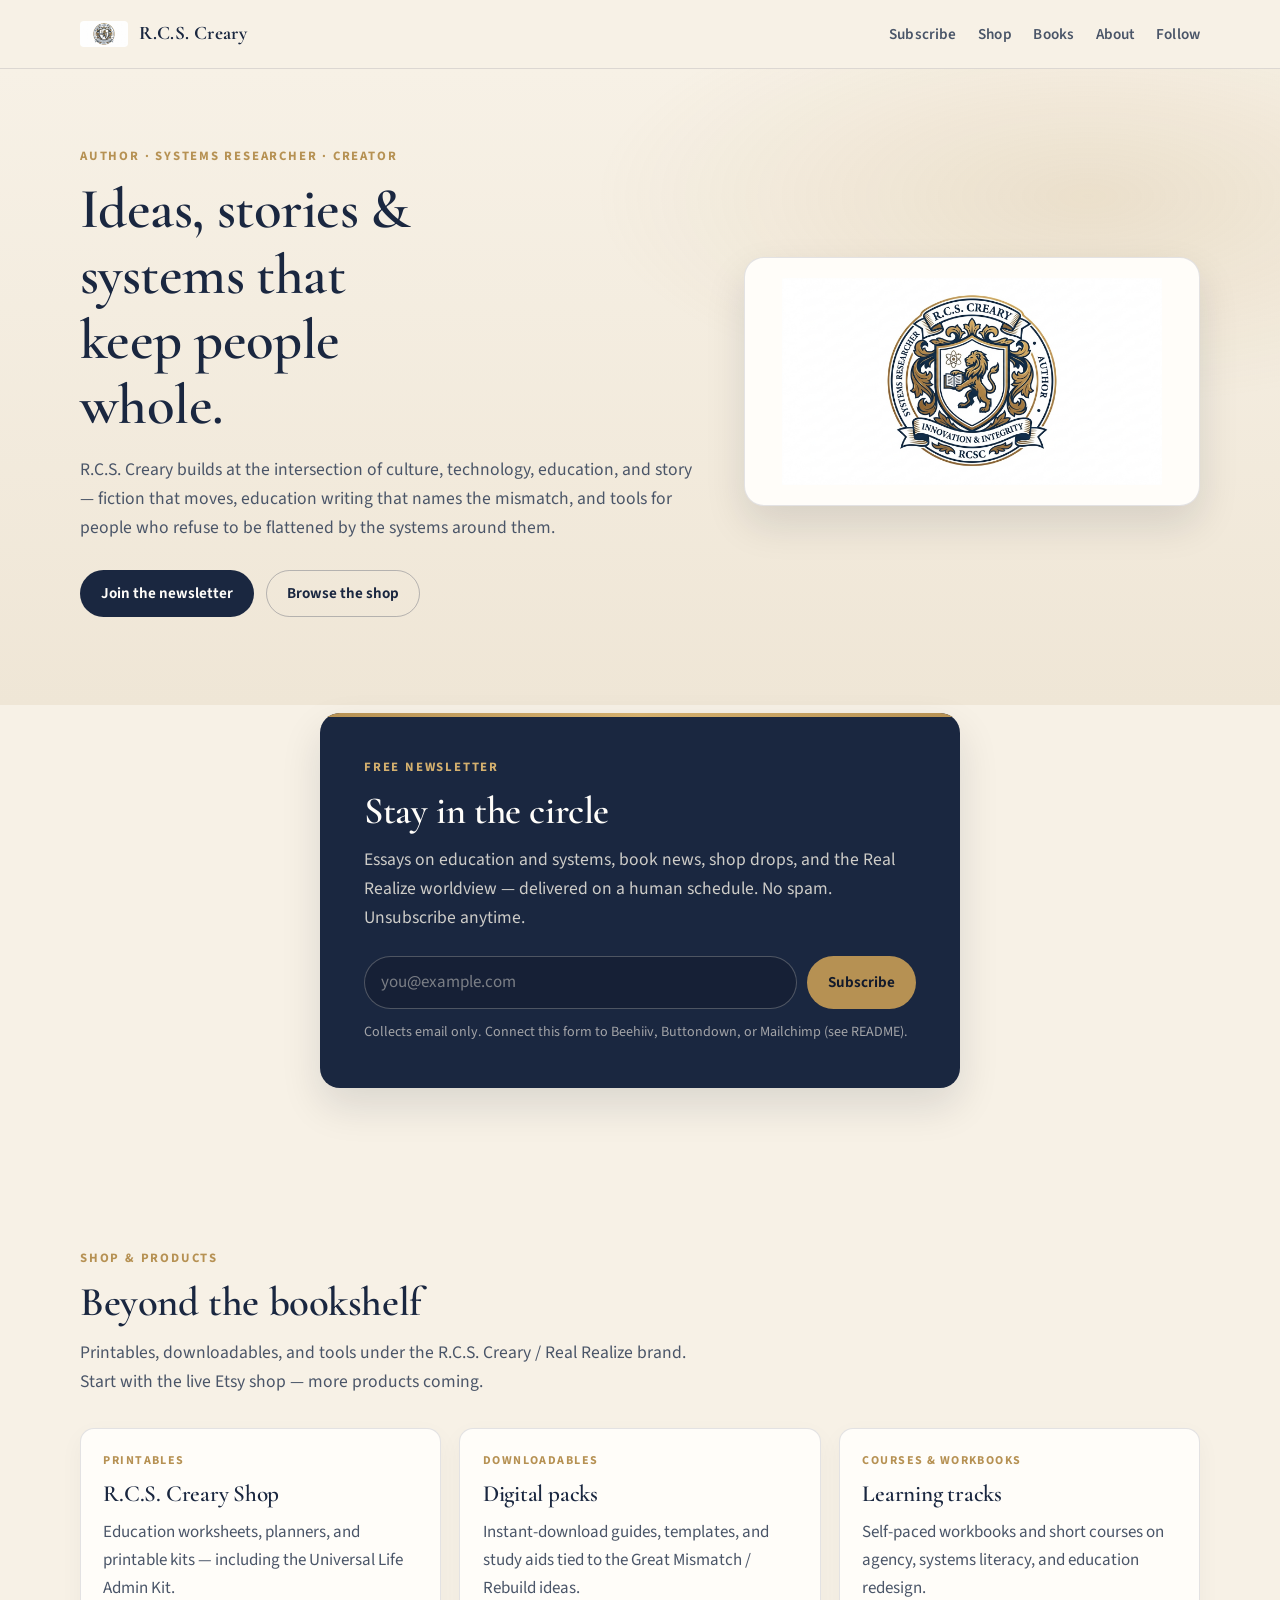
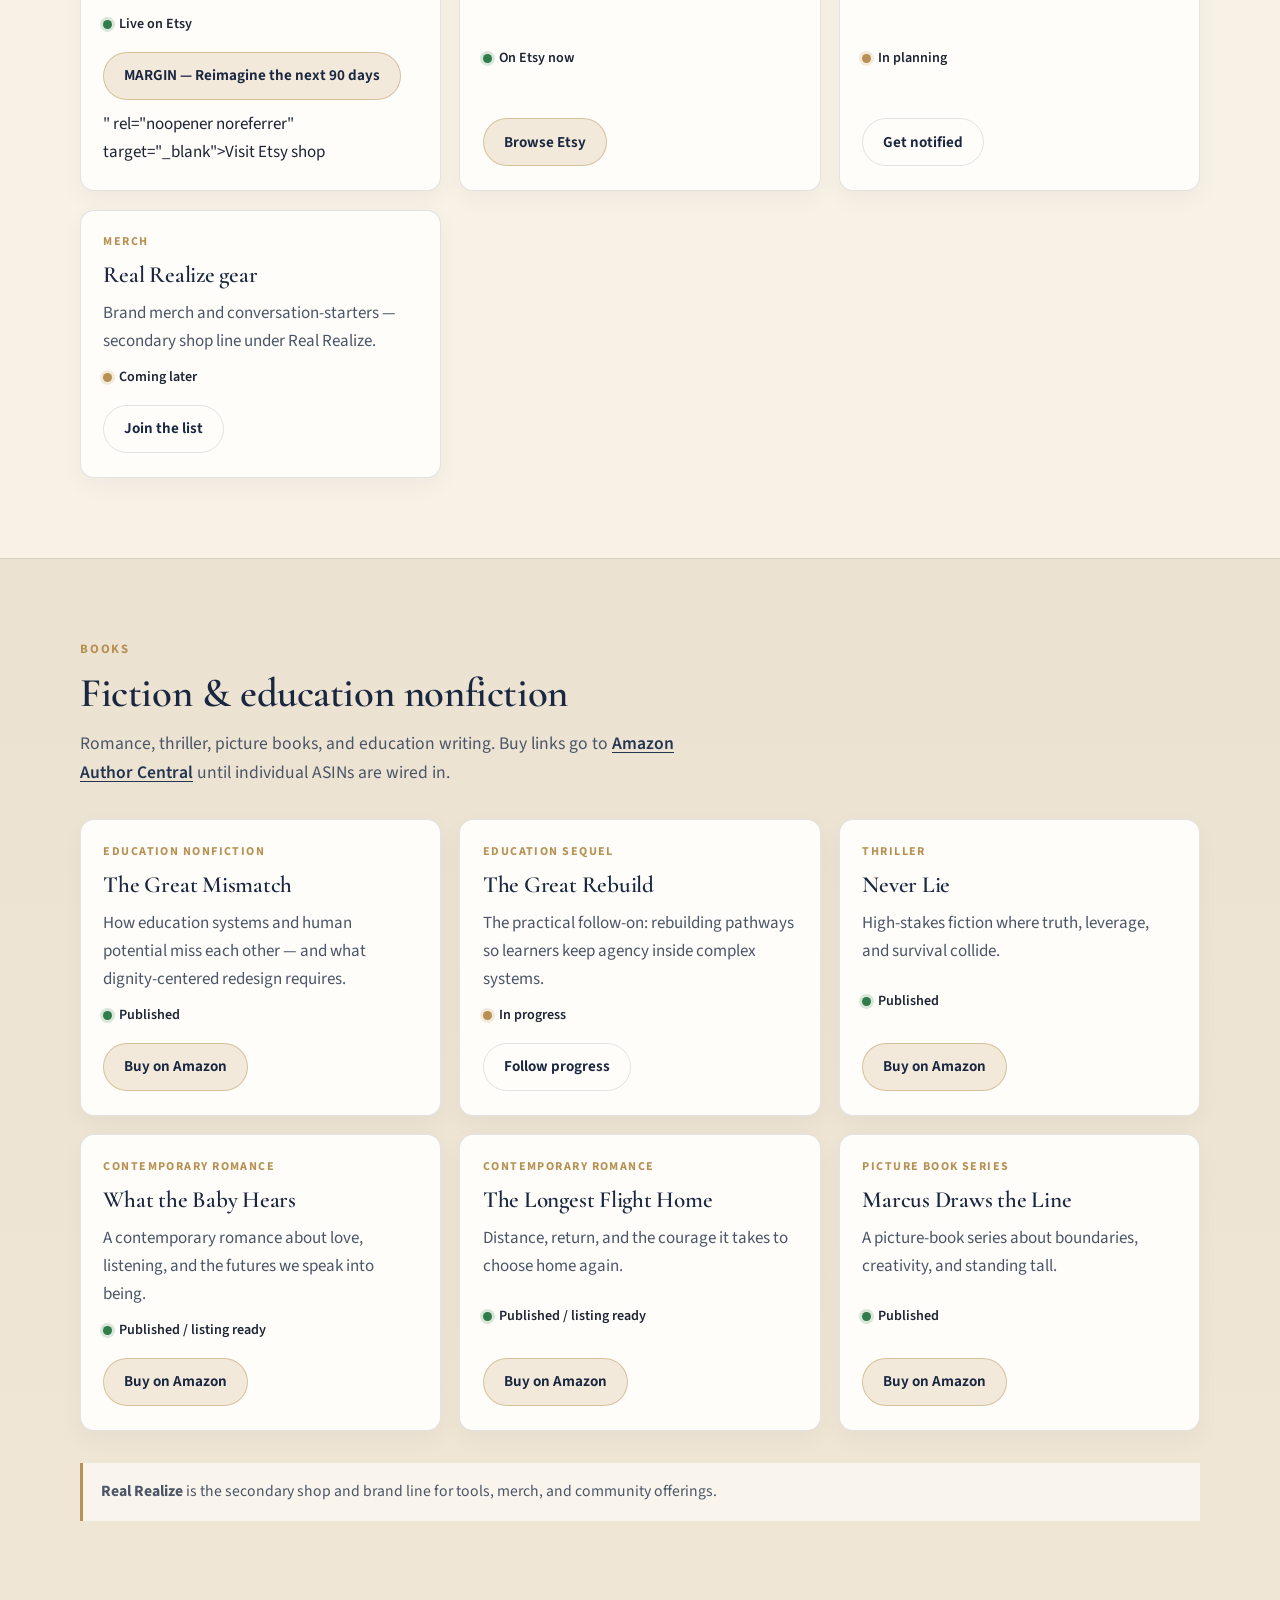
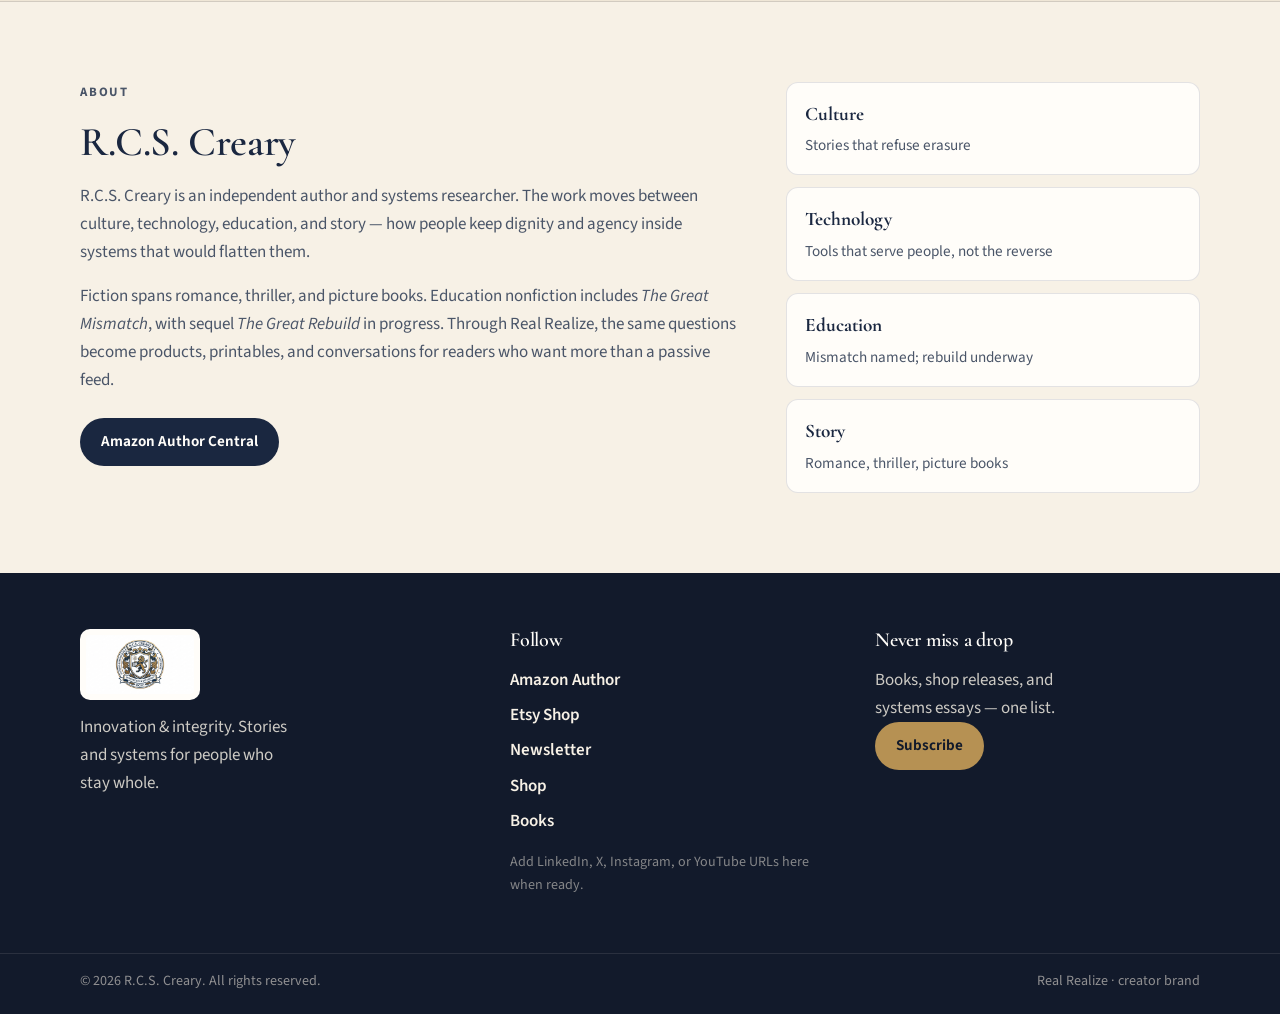
<file: index.html>
<!DOCTYPE html>
<html lang="en">
<head>
  <meta charset="utf-8">
  <meta name="viewport" content="width=device-width, initial-scale=1">
  <meta name="description" content="R.C.S. Creary — independent author, systems researcher, and creator. Newsletter, books, shop, and Real Realize.">
  <meta name="theme-color" content="#1a2740">
  <title>R.C.S. Creary — Author &amp; Creator</title>
  <link rel="icon" href="assets/favicon.ico" sizes="any">
  <link rel="icon" type="image/png" sizes="32x32" href="assets/favicon-32.png">
  <link rel="apple-touch-icon" href="assets/apple-touch-icon.png">
  <link rel="preconnect" href="https://fonts.googleapis.com">
  <link rel="preconnect" href="https://fonts.gstatic.com" crossorigin>
  <link href="https://fonts.googleapis.com/css2?family=Cormorant+Garamond:ital,wght@0,500;0,600;0,700;1,500&family=Source+Sans+3:ital,wght@0,400;0,500;0,600;0,700;1,400&display=swap" rel="stylesheet">
  <link rel="stylesheet" href="styles.css">
</head>
<body>
  <a class="skip-link" href="#main">Skip to content</a>

  <header class="site-header" id="top">
    <div class="header-inner">
      <a class="brand" href="#top" aria-label="R.C.S. Creary home">
        <img class="brand-seal" src="assets/seal.png" width="48" height="26" alt="">
        <span class="brand-text">R.C.S. Creary</span>
      </a>
      <button class="nav-toggle" type="button" aria-expanded="false" aria-controls="site-nav" aria-label="Open menu">
        <span class="nav-toggle-bar" aria-hidden="true"></span>
        <span class="nav-toggle-bar" aria-hidden="true"></span>
        <span class="nav-toggle-bar" aria-hidden="true"></span>
      </button>
      <nav class="site-nav" id="site-nav" aria-label="Primary">
        <ul>
          <li><a href="#subscribe">Subscribe</a></li>
          <li><a href="#shop">Shop</a></li>
          <li><a href="#books">Books</a></li>
          <li><a href="#about">About</a></li>
          <li><a href="#follow">Follow</a></li>
        </ul>
      </nav>
    </div>
  </header>

  <main id="main">
    <!-- HERO -->
    <section class="hero" aria-labelledby="hero-heading">
      <div class="hero-bg" aria-hidden="true"></div>
      <div class="container hero-grid">
        <div class="hero-copy">
          <p class="eyebrow">Author · Systems Researcher · Creator</p>
          <h1 id="hero-heading">Ideas, stories &amp; systems that keep people whole.</h1>
          <p class="lede">
            R.C.S. Creary builds at the intersection of culture, technology, education, and story —
            fiction that moves, education writing that names the mismatch, and tools for people
            who refuse to be flattened by the systems around them.
          </p>
          <div class="hero-actions">
            <a class="btn btn-primary" href="#subscribe">Join the newsletter</a>
            <a class="btn btn-ghost" href="#shop">Browse the shop</a>
          </div>
        </div>
        <div class="hero-mark">
          <img src="assets/seal.png" width="420" height="229" alt="R.C.S. Creary seal — Systems Researcher, Author, Innovation &amp; Integrity">
        </div>
      </div>
    </section>

    <!-- SUBSCRIBE -->
    <section class="section section-subscribe" id="subscribe" aria-labelledby="subscribe-heading">
      <div class="container narrow">
        <div class="subscribe-card">
          <p class="eyebrow gold">Free newsletter</p>
          <h2 id="subscribe-heading">Stay in the circle</h2>
          <p class="section-intro">
            Essays on education and systems, book news, shop drops, and the Real Realize worldview —
            delivered on a human schedule. No spam. Unsubscribe anytime.
          </p>
          <!--
            Plug in a free provider:
            - Buttondown: action="https://buttondown.email/api/emails/embed-subscribe/YOUR-USERNAME"
            - Beehiiv / Mailchimp: replace action with your embed form URL
            See README.md for setup steps.
          -->
          <form class="subscribe-form" id="subscribe-form" action="#" method="post" novalidate>
            <label class="sr-only" for="email">Email address</label>
            <div class="subscribe-row">
              <input
                type="email"
                id="email"
                name="email"
                autocomplete="email"
                inputmode="email"
                required
                placeholder="you@example.com"
                aria-describedby="subscribe-note">
              <button type="submit" class="btn btn-primary">Subscribe</button>
            </div>
            <p class="form-note" id="subscribe-note">
              Collects email only. Connect this form to Beehiiv, Buttondown, or Mailchimp (see README).
            </p>
            <p class="form-status" id="subscribe-status" role="status" aria-live="polite" hidden></p>
          </form>
        </div>
      </div>
    </section>

    <!-- SHOP -->
    <section class="section" id="shop" aria-labelledby="shop-heading">
      <div class="container">
        <header class="section-head">
          <p class="eyebrow">Shop &amp; products</p>
          <h2 id="shop-heading">Beyond the bookshelf</h2>
          <p class="section-intro">
            Printables, downloadables, and tools under the R.C.S. Creary / Real Realize brand.
            Start with the live Etsy shop — more products coming.
          </p>
        </header>

        <div class="card-grid shop-grid">
          <article class="card product-card">
            <div class="card-kicker">Printables</div>
            <h3>R.C.S. Creary Shop</h3>
            <p>Education worksheets, planners, and printable kits — including the Universal Life Admin Kit.</p>
            <p class="status"><span class="dot live"></span> Live on Etsy</p>
            <a class="btn btn-secondary" href="https://www.etsy.com/shop/rcscreary
          <!-- margin product -->
          <a href="/margin/">MARGIN — Reimagine the next 90 days</a>" rel="noopener noreferrer" target="_blank">Visit Etsy shop</a>
          </article>

          <article class="card product-card">
            <div class="card-kicker">Downloadables</div>
            <h3>Digital packs</h3>
            <p>Instant-download guides, templates, and study aids tied to the Great Mismatch / Rebuild ideas.</p>
            <p class="status"><span class="dot live"></span> On Etsy now</p>
            <a class="btn btn-secondary" href="https://www.etsy.com/shop/rcscreary" rel="noopener noreferrer" target="_blank">Browse Etsy</a>
          </article>

          <article class="card product-card">
            <div class="card-kicker">Courses &amp; workbooks</div>
            <h3>Learning tracks</h3>
            <p>Self-paced workbooks and short courses on agency, systems literacy, and education redesign.</p>
            <p class="status"><span class="dot soon"></span> In planning</p>
            <a class="btn btn-ghost-dark" href="#subscribe">Get notified</a>
          </article>

          <article class="card product-card">
            <div class="card-kicker">Merch</div>
            <h3>Real Realize gear</h3>
            <p>Brand merch and conversation-starters — secondary shop line under Real Realize.</p>
            <p class="status"><span class="dot soon"></span> Coming later</p>
            <a class="btn btn-ghost-dark" href="#subscribe">Join the list</a>
          </article>
        </div>
      </div>
    </section>

    <!-- BOOKS -->
    <section class="section section-alt" id="books" aria-labelledby="books-heading">
      <div class="container">
        <header class="section-head">
          <p class="eyebrow">Books</p>
          <h2 id="books-heading">Fiction &amp; education nonfiction</h2>
          <p class="section-intro">
            Romance, thriller, picture books, and education writing. Buy links go to
            <a href="https://www.amazon.com/author/rcscreary" rel="noopener noreferrer" target="_blank">Amazon Author Central</a>
            until individual ASINs are wired in.
          </p>
        </header>

        <div class="card-grid books-grid">
          <article class="card book-card">
            <div class="card-kicker">Education nonfiction</div>
            <h3>The Great Mismatch</h3>
            <p>How education systems and human potential miss each other — and what dignity-centered redesign requires.</p>
            <p class="status"><span class="dot live"></span> Published</p>
            <a class="btn btn-secondary" href="https://www.amazon.com/author/rcscreary" rel="noopener noreferrer" target="_blank">Buy on Amazon</a>
          </article>

          <article class="card book-card">
            <div class="card-kicker">Education sequel</div>
            <h3>The Great Rebuild</h3>
            <p>The practical follow-on: rebuilding pathways so learners keep agency inside complex systems.</p>
            <p class="status"><span class="dot soon"></span> In progress</p>
            <a class="btn btn-ghost-dark" href="#subscribe">Follow progress</a>
          </article>

          <article class="card book-card">
            <div class="card-kicker">Thriller</div>
            <h3>Never Lie</h3>
            <p>High-stakes fiction where truth, leverage, and survival collide.</p>
            <p class="status"><span class="dot live"></span> Published</p>
            <a class="btn btn-secondary" href="https://www.amazon.com/author/rcscreary" rel="noopener noreferrer" target="_blank">Buy on Amazon</a>
          </article>

          <article class="card book-card">
            <div class="card-kicker">Contemporary romance</div>
            <h3>What the Baby Hears</h3>
            <p>A contemporary romance about love, listening, and the futures we speak into being.</p>
            <p class="status"><span class="dot live"></span> Published / listing ready</p>
            <a class="btn btn-secondary" href="https://www.amazon.com/author/rcscreary" rel="noopener noreferrer" target="_blank">Buy on Amazon</a>
          </article>

          <article class="card book-card">
            <div class="card-kicker">Contemporary romance</div>
            <h3>The Longest Flight Home</h3>
            <p>Distance, return, and the courage it takes to choose home again.</p>
            <p class="status"><span class="dot live"></span> Published / listing ready</p>
            <a class="btn btn-secondary" href="https://www.amazon.com/author/rcscreary" rel="noopener noreferrer" target="_blank">Buy on Amazon</a>
          </article>

          <article class="card book-card">
            <div class="card-kicker">Picture book series</div>
            <h3>Marcus Draws the Line</h3>
            <p>A picture-book series about boundaries, creativity, and standing tall.</p>
            <p class="status"><span class="dot live"></span> Published</p>
            <a class="btn btn-secondary" href="https://www.amazon.com/author/rcscreary" rel="noopener noreferrer" target="_blank">Buy on Amazon</a>
          </article>
        </div>

        <p class="brand-note">
          <strong>Real Realize</strong> is the secondary shop and brand line for tools, merch, and community offerings.
        </p>
      </div>
    </section>

    <!-- ABOUT -->
    <section class="section" id="about" aria-labelledby="about-heading">
      <div class="container about-grid">
        <div class="about-copy">
          <p class="eyebrow">About</p>
          <h2 id="about-heading">R.C.S. Creary</h2>
          <p>
            R.C.S. Creary is an independent author and systems researcher. The work moves between
            culture, technology, education, and story — how people keep dignity and agency inside
            systems that would flatten them.
          </p>
          <p>
            Fiction spans romance, thriller, and picture books. Education nonfiction includes
            <em>The Great Mismatch</em>, with sequel <em>The Great Rebuild</em> in progress.
            Through Real Realize, the same questions become products, printables, and conversations
            for readers who want more than a passive feed.
          </p>
          <a class="btn btn-primary" href="https://www.amazon.com/author/rcscreary" rel="noopener noreferrer" target="_blank">Amazon Author Central</a>
        </div>
        <aside class="about-aside" aria-label="Focus areas">
          <ul class="pillars">
            <li>
              <strong>Culture</strong>
              <span>Stories that refuse erasure</span>
            </li>
            <li>
              <strong>Technology</strong>
              <span>Tools that serve people, not the reverse</span>
            </li>
            <li>
              <strong>Education</strong>
              <span>Mismatch named; rebuild underway</span>
            </li>
            <li>
              <strong>Story</strong>
              <span>Romance, thriller, picture books</span>
            </li>
          </ul>
        </aside>
      </div>
    </section>
  </main>

  <!-- FOLLOW / FOOTER -->
  <footer class="site-footer" id="follow">
    <div class="container footer-grid">
      <div class="footer-brand">
        <img src="assets/seal.png" width="120" height="65" alt="R.C.S. Creary seal">
        <p>Innovation &amp; integrity. Stories and systems for people who stay whole.</p>
      </div>
      <div class="footer-links">
        <h2 class="footer-heading">Follow</h2>
        <ul>
          <li><a href="https://www.amazon.com/author/rcscreary" rel="noopener noreferrer" target="_blank">Amazon Author</a></li>
          <li><a href="https://www.etsy.com/shop/rcscreary" rel="noopener noreferrer" target="_blank">Etsy Shop</a></li>
          <li><a href="#subscribe">Newsletter</a></li>
          <li><a href="#shop">Shop</a></li>
          <li><a href="#books">Books</a></li>
        </ul>
        <p class="footer-social-note">Add LinkedIn, X, Instagram, or YouTube URLs here when ready.</p>
      </div>
      <div class="footer-cta">
        <h2 class="footer-heading">Never miss a drop</h2>
        <p>Books, shop releases, and systems essays — one list.</p>
        <a class="btn btn-gold" href="#subscribe">Subscribe</a>
      </div>
    </div>
    <div class="footer-bar">
      <div class="container footer-bar-inner">
        <p>&copy; <span id="year">2026</span> R.C.S. Creary. All rights reserved.</p>
        <p class="footer-sub">Real Realize · creator brand</p>
      </div>
    </div>
  </footer>

  <script src="script.js" defer></script>
</body>
</html>
</file>
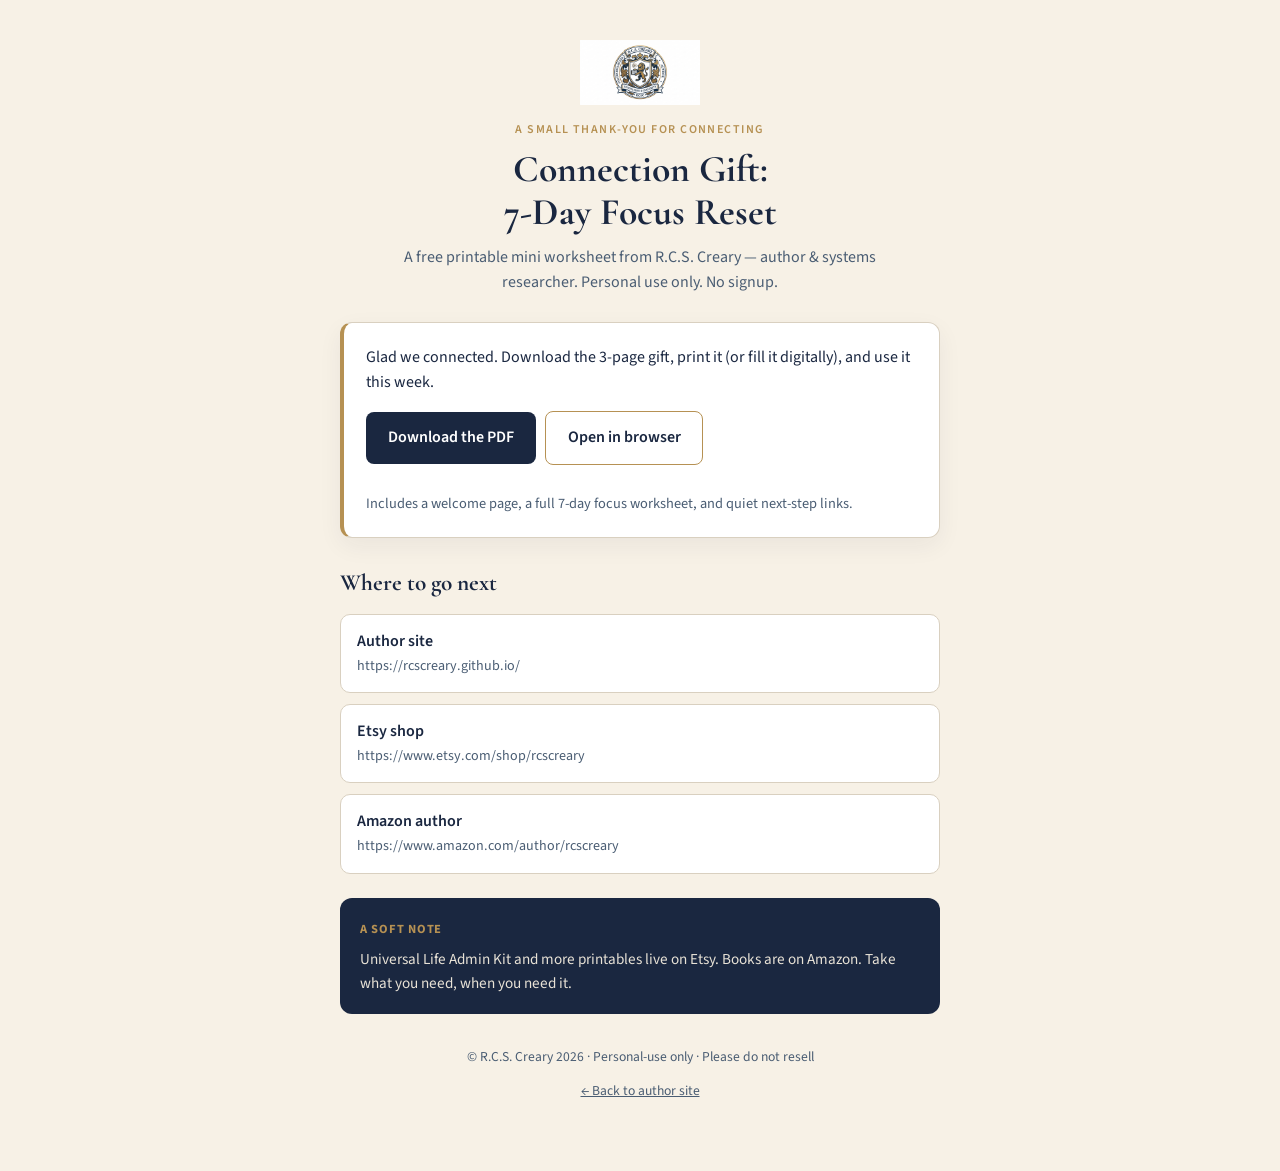
<file: gift/index.html>
<!DOCTYPE html>
<html lang="en">
<head>
  <meta charset="utf-8">
  <meta name="viewport" content="width=device-width, initial-scale=1">
  <meta name="description" content="Thank you for connecting — download your free 7-Day Focus Reset printable from R.C.S. Creary.">
  <meta name="theme-color" content="#1a2740">
  <title>Connection Gift — R.C.S. Creary</title>
  <link rel="icon" href="../assets/favicon.ico" sizes="any">
  <link rel="icon" type="image/png" sizes="32x32" href="../assets/favicon-32.png">
  <link rel="preconnect" href="https://fonts.googleapis.com">
  <link rel="preconnect" href="https://fonts.gstatic.com" crossorigin>
  <link href="https://fonts.googleapis.com/css2?family=Cormorant+Garamond:wght@500;600;700&family=Source+Sans+3:wght@400;500;600&display=swap" rel="stylesheet">
  <style>
    :root {
      --navy: #1a2740;
      --gold: #b69153;
      --cream: #f7f1e6;
      --muted: #4a5d73;
      --soft: #2a3a55;
      --line: #d9d0c0;
    }
    * { box-sizing: border-box; }
    body {
      margin: 0;
      min-height: 100vh;
      font-family: "Source Sans 3", system-ui, sans-serif;
      background: var(--cream);
      color: var(--navy);
      line-height: 1.55;
    }
    .wrap {
      max-width: 640px;
      margin: 0 auto;
      padding: 2.5rem 1.25rem 3.5rem;
    }
    header {
      text-align: center;
      margin-bottom: 1.75rem;
    }
    .seal {
      width: 120px;
      height: auto;
      margin: 0 auto 1rem;
      display: block;
    }
    .eyebrow {
      letter-spacing: 0.12em;
      text-transform: uppercase;
      font-size: 0.75rem;
      color: var(--gold);
      font-weight: 600;
      margin: 0 0 0.5rem;
    }
    h1 {
      font-family: "Cormorant Garamond", Georgia, serif;
      font-weight: 700;
      font-size: clamp(1.85rem, 4vw, 2.35rem);
      line-height: 1.15;
      margin: 0 0 0.65rem;
    }
    .lede {
      color: var(--muted);
      margin: 0 auto;
      max-width: 34rem;
    }
    .card {
      background: #fff;
      border: 1px solid var(--line);
      border-radius: 12px;
      padding: 1.35rem 1.4rem;
      margin: 1.5rem 0;
      box-shadow: 0 8px 24px rgba(26, 39, 64, 0.06);
      border-left: 4px solid var(--gold);
    }
    .card p { margin: 0 0 0.75rem; }
    .card p:last-child { margin-bottom: 0; }
    .btn {
      display: inline-block;
      background: var(--navy);
      color: #fff !important;
      text-decoration: none;
      font-weight: 600;
      padding: 0.85rem 1.35rem;
      border-radius: 8px;
      margin: 0.25rem 0 1rem;
      transition: background 0.15s ease;
    }
    .btn:hover { background: var(--soft); }
    .btn-gold {
      background: transparent;
      color: var(--navy) !important;
      border: 1.5px solid var(--gold);
      margin-left: 0.4rem;
    }
    .btn-gold:hover { background: rgba(182, 145, 83, 0.12); }
    h2 {
      font-family: "Cormorant Garamond", Georgia, serif;
      font-size: 1.45rem;
      margin: 1.75rem 0 0.75rem;
    }
    ul.links {
      list-style: none;
      padding: 0;
      margin: 0;
    }
    ul.links li {
      background: #fff;
      border: 1px solid var(--line);
      border-radius: 10px;
      padding: 0.9rem 1rem;
      margin-bottom: 0.65rem;
    }
    ul.links a {
      color: var(--navy);
      font-weight: 600;
      text-decoration: none;
    }
    ul.links a:hover { color: var(--gold); }
    ul.links .url {
      display: block;
      font-size: 0.88rem;
      color: var(--muted);
      font-weight: 400;
      margin-top: 0.15rem;
      word-break: break-all;
    }
    .soft {
      background: var(--navy);
      color: #fff;
      border-radius: 12px;
      padding: 1.15rem 1.25rem;
      margin-top: 1.5rem;
    }
    .soft strong { color: var(--gold); letter-spacing: 0.06em; font-size: 0.78rem; }
    .soft p { margin: 0.45rem 0 0; color: #e8e2d6; font-size: 0.95rem; }
    footer {
      margin-top: 2rem;
      text-align: center;
      color: var(--muted);
      font-size: 0.85rem;
    }
    footer a { color: var(--muted); }
  </style>
</head>
<body>
  <main class="wrap">
    <header>
      <img class="seal" src="seal.png" width="120" height="65" alt="R.C.S. Creary seal">
      <p class="eyebrow">A small thank-you for connecting</p>
      <h1>Connection Gift:<br>7-Day Focus Reset</h1>
      <p class="lede">A free printable mini worksheet from R.C.S. Creary — author &amp; systems researcher. Personal use only. No signup.</p>
    </header>

    <div class="card">
      <p>Glad we connected. Download the 3-page gift, print it (or fill it digitally), and use it this week.</p>
      <p>
        <a class="btn" href="RCS-Creary-LinkedIn-Connection-Gift.pdf" download>Download the PDF</a>
        <a class="btn btn-gold" href="RCS-Creary-LinkedIn-Connection-Gift.pdf" target="_blank" rel="noopener">Open in browser</a>
      </p>
      <p style="color:var(--muted);font-size:0.9rem;margin:0">Includes a welcome page, a full 7-day focus worksheet, and quiet next-step links.</p>
    </div>

    <h2>Where to go next</h2>
    <ul class="links">
      <li>
        <a href="https://rcscreary.github.io/">Author site</a>
        <span class="url">https://rcscreary.github.io/</span>
      </li>
      <li>
        <a href="https://www.etsy.com/shop/rcscreary">Etsy shop</a>
        <span class="url">https://www.etsy.com/shop/rcscreary</span>
      </li>
      <li>
        <a href="https://www.amazon.com/author/rcscreary">Amazon author</a>
        <span class="url">https://www.amazon.com/author/rcscreary</span>
      </li>
    </ul>

    <div class="soft">
      <strong>A SOFT NOTE</strong>
      <p>Universal Life Admin Kit and more printables live on Etsy. Books are on Amazon. Take what you need, when you need it.</p>
    </div>

    <footer>
      <p>© R.C.S. Creary 2026 · Personal-use only · Please do not resell</p>
      <p><a href="https://rcscreary.github.io/">← Back to author site</a></p>
    </footer>
  </main>
</body>
</html>
</file>
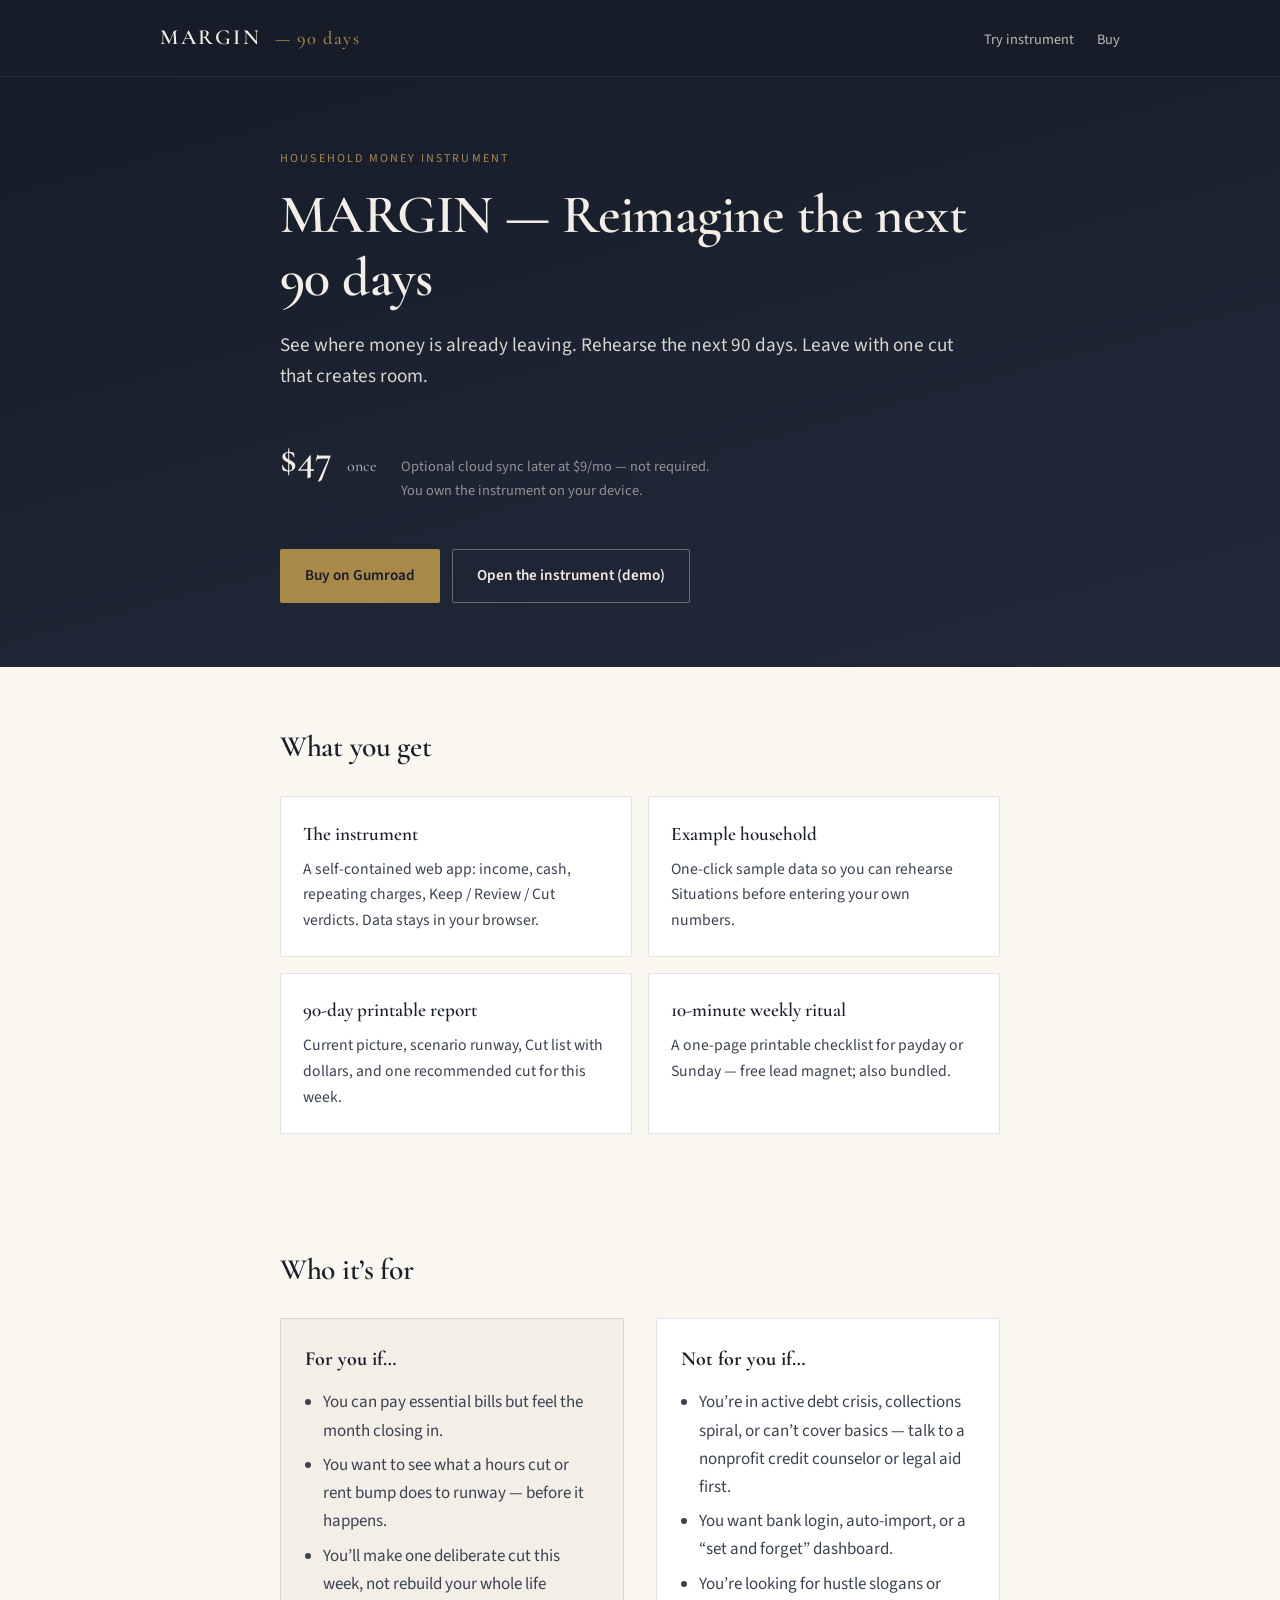
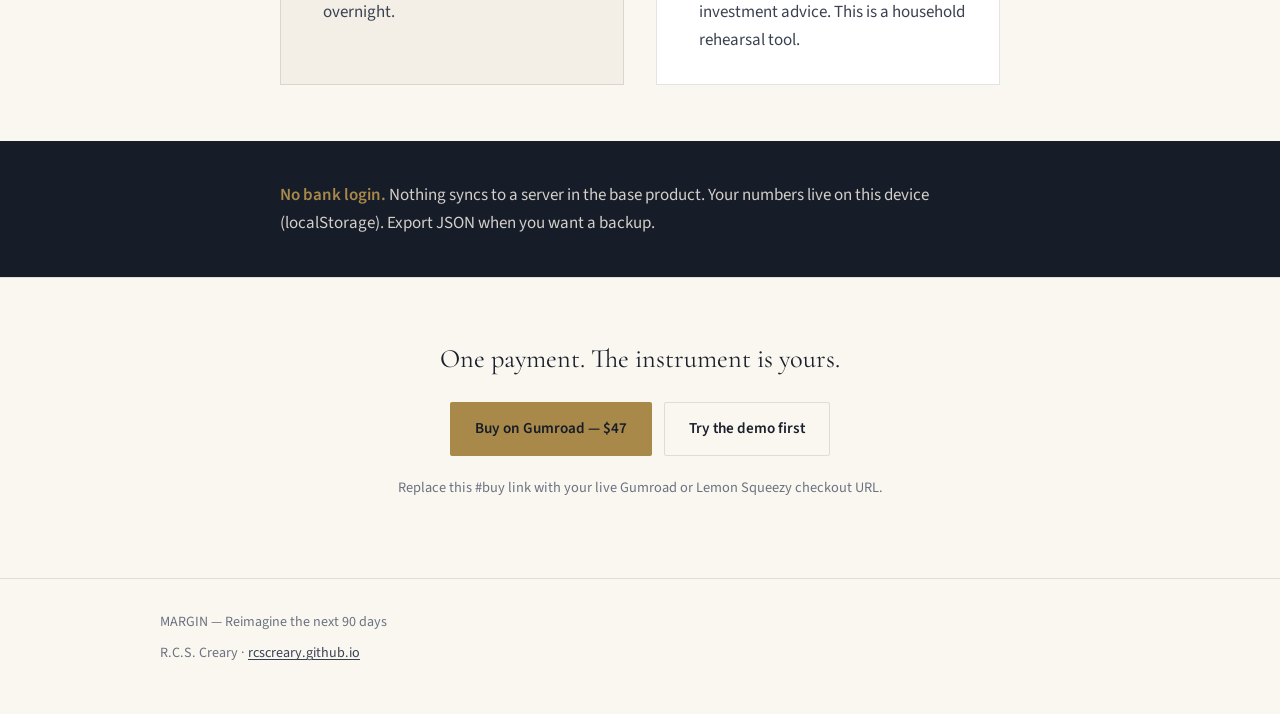
<file: margin/index.html>
<!DOCTYPE html>
<html lang="en">
<head>
  <meta charset="UTF-8" />
  <meta name="viewport" content="width=device-width, initial-scale=1" />
  <title>MARGIN — Reimagine the next 90 days</title>
  <meta name="description" content="See where money is already leaving. Rehearse the next 90 days. Leave with one cut that creates room. A quiet household instrument by R.C.S. Creary." />
  <link rel="preconnect" href="https://fonts.googleapis.com" />
  <link rel="preconnect" href="https://fonts.gstatic.com" crossorigin />
  <link href="https://fonts.googleapis.com/css2?family=Cormorant+Garamond:ital,wght@0,500;0,600;1,500&family=Source+Sans+3:wght@400;500;600&display=swap" rel="stylesheet" />
  <style>
    :root {
      --ink: #1a1f2a;
      --ink-soft: #3a4252;
      --muted: #6b7280;
      --cream: #f4efe6;
      --cream-deep: #e8e0d2;
      --paper: #faf7f1;
      --line: rgba(26, 31, 42, 0.12);
      --gold: #a8894a;
      --gold-dim: rgba(168, 137, 74, 0.2);
      --navy: #161c28;
      --navy-mid: #222a3a;
      --serif: "Cormorant Garamond", Georgia, serif;
      --sans: "Source Sans 3", system-ui, sans-serif;
    }
    *, *::before, *::after { box-sizing: border-box; }
    html { scroll-behavior: smooth; }
    body {
      margin: 0;
      font-family: var(--sans);
      font-size: 1.0625rem;
      line-height: 1.65;
      color: var(--ink);
      background: var(--paper);
      -webkit-font-smoothing: antialiased;
    }
    a { color: var(--ink-soft); text-underline-offset: 0.15em; }
    a:hover { color: var(--gold); }
    .wrap { width: min(720px, calc(100% - 2.5rem)); margin: 0 auto; }
    .wrap-wide { width: min(960px, calc(100% - 2.5rem)); margin: 0 auto; }

    header.site {
      background: var(--navy);
      color: var(--cream);
      padding: 1.25rem 0;
      border-bottom: 1px solid rgba(244, 239, 230, 0.08);
    }
    header.site .bar {
      display: flex;
      align-items: baseline;
      justify-content: space-between;
      gap: 1rem;
    }
    .logo {
      font-family: var(--serif);
      font-size: 1.35rem;
      font-weight: 600;
      letter-spacing: 0.12em;
      text-transform: uppercase;
      color: var(--cream);
      text-decoration: none;
    }
    .logo span { color: var(--gold); letter-spacing: 0.08em; font-weight: 500; text-transform: none; font-size: 0.85em; margin-left: 0.35rem; }
    .nav a {
      color: rgba(244, 239, 230, 0.75);
      text-decoration: none;
      font-size: 0.9rem;
      margin-left: 1.25rem;
    }
    .nav a:hover { color: var(--gold); }

    .hero {
      background: linear-gradient(165deg, var(--navy) 0%, var(--navy-mid) 100%);
      color: var(--cream);
      padding: 4.5rem 0 4rem;
    }
    .hero .eyebrow {
      font-size: 0.75rem;
      letter-spacing: 0.18em;
      text-transform: uppercase;
      color: var(--gold);
      margin: 0 0 1rem;
    }
    .hero h1 {
      font-family: var(--serif);
      font-size: clamp(2.4rem, 5vw, 3.4rem);
      font-weight: 600;
      line-height: 1.15;
      margin: 0 0 1.25rem;
      letter-spacing: -0.01em;
    }
    .hero .promise {
      font-size: 1.2rem;
      color: rgba(244, 239, 230, 0.88);
      max-width: 36em;
      margin: 0 0 2rem;
    }
    .price-row {
      display: flex;
      flex-wrap: wrap;
      align-items: baseline;
      gap: 0.75rem 1.5rem;
      margin-bottom: 2rem;
    }
    .price {
      font-family: var(--serif);
      font-size: 2.5rem;
      font-weight: 600;
      color: var(--cream);
    }
    .price small {
      font-size: 1rem;
      font-weight: 500;
      color: rgba(244, 239, 230, 0.65);
      margin-left: 0.35rem;
    }
    .price-note {
      font-size: 0.9rem;
      color: rgba(244, 239, 230, 0.55);
      max-width: 22em;
    }
    .cta-row { display: flex; flex-wrap: wrap; gap: 0.75rem; }
    .btn {
      display: inline-flex;
      align-items: center;
      justify-content: center;
      padding: 0.85rem 1.5rem;
      font-family: var(--sans);
      font-size: 0.95rem;
      font-weight: 600;
      text-decoration: none;
      border-radius: 2px;
      border: 1px solid transparent;
      cursor: pointer;
      transition: background 0.15s, color 0.15s, border-color 0.15s;
    }
    .btn-gold {
      background: var(--gold);
      color: var(--navy);
    }
    .btn-gold:hover { background: #c4a25c; color: var(--navy); }
    .btn-ghost {
      background: transparent;
      color: var(--cream);
      border-color: rgba(244, 239, 230, 0.35);
    }
    .btn-ghost:hover { border-color: var(--gold); color: var(--gold); }

    section { padding: 3.5rem 0; }
    section h2 {
      font-family: var(--serif);
      font-size: 1.85rem;
      font-weight: 600;
      margin: 0 0 1.5rem;
      letter-spacing: -0.01em;
    }
    .muted { color: var(--muted); }

    .gets {
      display: grid;
      gap: 1rem;
    }
    @media (min-width: 640px) {
      .gets { grid-template-columns: 1fr 1fr; }
    }
    .card {
      background: #fff;
      border: 1px solid var(--line);
      padding: 1.35rem 1.4rem;
      border-radius: 2px;
    }
    .card h3 {
      font-family: var(--serif);
      font-size: 1.2rem;
      margin: 0 0 0.4rem;
      font-weight: 600;
    }
    .card p { margin: 0; color: var(--ink-soft); font-size: 0.98rem; }

    .split {
      display: grid;
      gap: 1.5rem;
    }
    @media (min-width: 700px) {
      .split { grid-template-columns: 1fr 1fr; gap: 2rem; }
    }
    .who {
      background: var(--cream);
      border: 1px solid var(--line);
      padding: 1.5rem;
    }
    .who h3 {
      font-family: var(--serif);
      font-size: 1.25rem;
      margin: 0 0 0.75rem;
    }
    .who ul { margin: 0; padding-left: 1.15rem; color: var(--ink-soft); }
    .who li { margin-bottom: 0.4rem; }
    .who.not { background: #fff; }

    .privacy {
      background: var(--navy);
      color: var(--cream);
      padding: 2.5rem 0;
    }
    .privacy p { margin: 0; max-width: 40em; color: rgba(244, 239, 230, 0.85); }
    .privacy strong { color: var(--gold); font-weight: 600; }

    .final-cta {
      text-align: center;
      padding: 4rem 0;
      border-top: 1px solid var(--line);
    }
    .final-cta p.lead {
      font-family: var(--serif);
      font-size: 1.65rem;
      margin: 0 0 1.5rem;
      line-height: 1.35;
    }

    footer {
      padding: 2rem 0 3rem;
      border-top: 1px solid var(--line);
      font-size: 0.88rem;
      color: var(--muted);
    }
    footer .attr { margin-top: 0.5rem; }
    footer a { color: var(--ink-soft); }
  </style>
</head>
<body>
  <header class="site">
    <div class="wrap-wide bar">
      <a class="logo" href="index.html">MARGIN <span>— 90 days</span></a>
      <nav class="nav" aria-label="Primary">
        <a href="app.html">Try instrument</a>
        <a href="#buy">Buy</a>
      </nav>
    </div>
  </header>

  <section class="hero">
    <div class="wrap">
      <p class="eyebrow">Household money instrument</p>
      <h1>MARGIN — Reimagine the next 90 days</h1>
      <p class="promise">See where money is already leaving. Rehearse the next 90 days. Leave with one cut that creates room.</p>
      <div class="price-row">
        <div class="price">$47 <small>once</small></div>
        <p class="price-note">Optional cloud sync later at $9/mo — not required. You own the instrument on your device.</p>
      </div>
      <div class="cta-row">
        <a class="btn btn-gold" href="#buy">Buy on Gumroad</a>
        <a class="btn btn-ghost" href="app.html">Open the instrument (demo)</a>
      </div>
    </div>
  </section>

  <section id="what">
    <div class="wrap">
      <h2>What you get</h2>
      <div class="gets">
        <div class="card">
          <h3>The instrument</h3>
          <p>A self-contained web app: income, cash, repeating charges, Keep / Review / Cut verdicts. Data stays in your browser.</p>
        </div>
        <div class="card">
          <h3>Example household</h3>
          <p>One-click sample data so you can rehearse Situations before entering your own numbers.</p>
        </div>
        <div class="card">
          <h3>90-day printable report</h3>
          <p>Current picture, scenario runway, Cut list with dollars, and one recommended cut for this week.</p>
        </div>
        <div class="card">
          <h3>10-minute weekly ritual</h3>
          <p>A one-page printable checklist for payday or Sunday — free lead magnet; also bundled.</p>
        </div>
      </div>
    </div>
  </section>

  <section>
    <div class="wrap">
      <h2>Who it’s for</h2>
      <div class="split">
        <div class="who">
          <h3>For you if…</h3>
          <ul>
            <li>You can pay essential bills but feel the month closing in.</li>
            <li>You want to see what a hours cut or rent bump does to runway — before it happens.</li>
            <li>You’ll make one deliberate cut this week, not rebuild your whole life overnight.</li>
          </ul>
        </div>
        <div class="who not">
          <h3>Not for you if…</h3>
          <ul>
            <li>You’re in active debt crisis, collections spiral, or can’t cover basics — talk to a nonprofit credit counselor or legal aid first.</li>
            <li>You want bank login, auto-import, or a “set and forget” dashboard.</li>
            <li>You’re looking for hustle slogans or investment advice. This is a household rehearsal tool.</li>
          </ul>
        </div>
      </div>
    </div>
  </section>

  <div class="privacy">
    <div class="wrap">
      <p><strong>No bank login.</strong> Nothing syncs to a server in the base product. Your numbers live on this device (localStorage). Export JSON when you want a backup.</p>
    </div>
  </div>

  <section class="final-cta" id="buy">
    <div class="wrap">
      <p class="lead">One payment. The instrument is yours.</p>
      <div class="cta-row" style="justify-content:center">
        <a class="btn btn-gold" href="#buy">Buy on Gumroad — $47</a>
        <a class="btn btn-ghost" href="app.html" style="color:var(--ink);border-color:var(--line)">Try the demo first</a>
      </div>
      <p class="muted" style="margin-top:1.25rem;font-size:0.9rem">Replace this #buy link with your live Gumroad or Lemon Squeezy checkout URL.</p>
    </div>
  </section>

  <footer>
    <div class="wrap-wide">
      <div>MARGIN — Reimagine the next 90 days</div>
      <div class="attr">R.C.S. Creary · <a href="https://rcscreary.github.io/">rcscreary.github.io</a></div>
    </div>
  </footer>
</body>
</html>
</file>
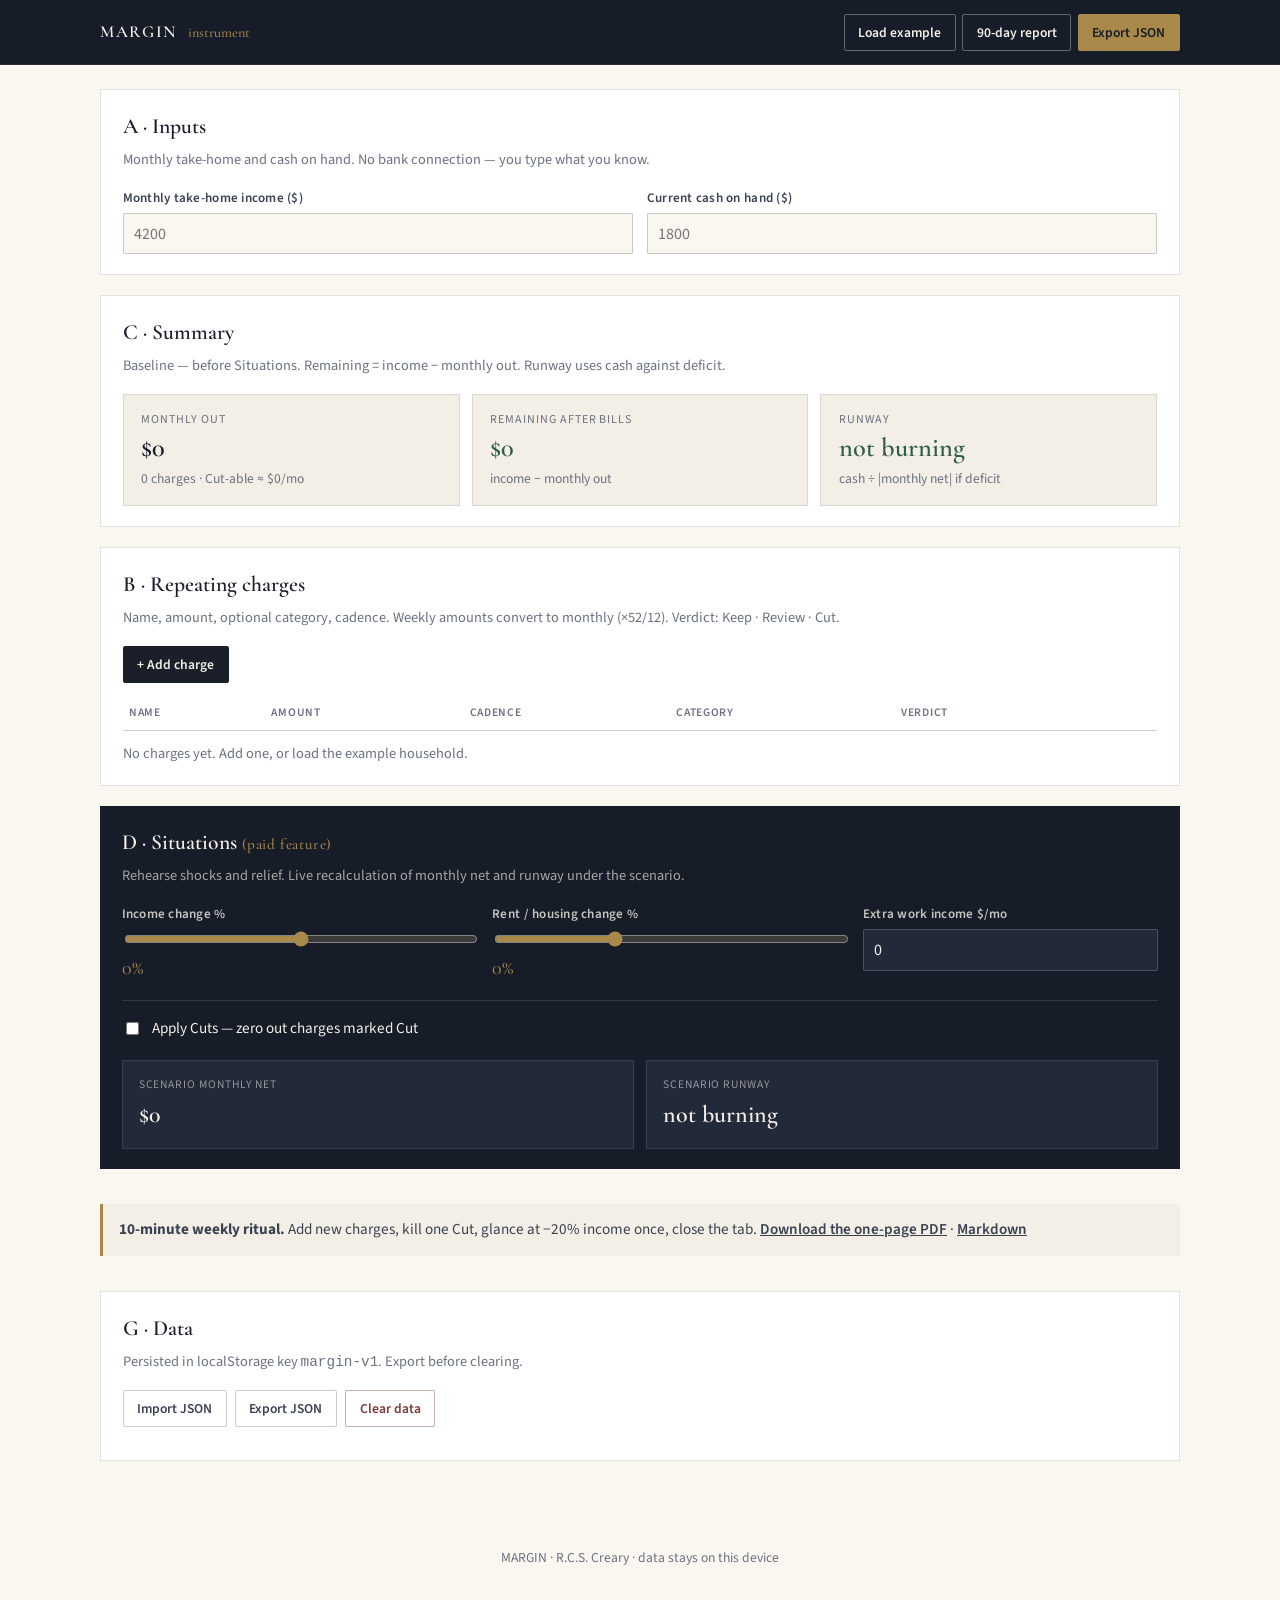
<file: margin/app.html>
<!DOCTYPE html>
<html lang="en">
<head>
  <meta charset="UTF-8" />
  <meta name="viewport" content="width=device-width, initial-scale=1" />
  <title>MARGIN — Instrument</title>
  <meta name="description" content="MARGIN household instrument: see where money leaves, rehearse 90 days, leave with one cut." />
  <link rel="preconnect" href="https://fonts.googleapis.com" />
  <link rel="preconnect" href="https://fonts.gstatic.com" crossorigin />
  <link href="https://fonts.googleapis.com/css2?family=Cormorant+Garamond:wght@500;600&family=Source+Sans+3:wght@400;500;600&display=swap" rel="stylesheet" />
  <style>
    :root {
      --ink: #1a1f2a;
      --ink-soft: #3a4252;
      --muted: #6b7280;
      --cream: #f4efe6;
      --paper: #faf7f1;
      --line: rgba(26, 31, 42, 0.12);
      --line-strong: rgba(26, 31, 42, 0.22);
      --gold: #a8894a;
      --navy: #161c28;
      --navy-mid: #222a3a;
      --keep: #2f5d4a;
      --review: #8a6a2f;
      --cut: #7a3a3a;
      --keep-bg: rgba(47, 93, 74, 0.1);
      --review-bg: rgba(138, 106, 47, 0.12);
      --cut-bg: rgba(122, 58, 58, 0.1);
      --serif: "Cormorant Garamond", Georgia, serif;
      --sans: "Source Sans 3", system-ui, sans-serif;
      --radius: 2px;
    }
    *, *::before, *::after { box-sizing: border-box; }
    body {
      margin: 0;
      font-family: var(--sans);
      font-size: 1rem;
      line-height: 1.55;
      color: var(--ink);
      background: var(--paper);
      -webkit-font-smoothing: antialiased;
    }
    a { color: var(--ink-soft); }
    a:hover { color: var(--gold); }
    .topbar {
      background: var(--navy);
      color: var(--cream);
      padding: 0.85rem 0;
      position: sticky;
      top: 0;
      z-index: 40;
      border-bottom: 1px solid rgba(244, 239, 230, 0.08);
    }
    .topbar-inner {
      width: min(1080px, calc(100% - 1.5rem));
      margin: 0 auto;
      display: flex;
      flex-wrap: wrap;
      align-items: center;
      justify-content: space-between;
      gap: 0.5rem 1rem;
    }
    .brand {
      font-family: var(--serif);
      font-weight: 600;
      letter-spacing: 0.1em;
      text-transform: uppercase;
      font-size: 1.05rem;
      color: var(--cream);
      text-decoration: none;
    }
    .brand small {
      text-transform: none;
      letter-spacing: 0;
      font-weight: 500;
      color: var(--gold);
      margin-left: 0.35rem;
      font-size: 0.85em;
    }
    .top-actions { display: flex; flex-wrap: wrap; gap: 0.4rem; }
    .btn {
      display: inline-flex;
      align-items: center;
      justify-content: center;
      gap: 0.35rem;
      padding: 0.5rem 0.85rem;
      font: 600 0.85rem var(--sans);
      border-radius: var(--radius);
      border: 1px solid transparent;
      cursor: pointer;
      background: transparent;
      color: inherit;
      text-decoration: none;
    }
    .btn:disabled { opacity: 0.45; cursor: not-allowed; }
    .btn-gold { background: var(--gold); color: var(--navy); border-color: var(--gold); }
    .btn-gold:hover:not(:disabled) { filter: brightness(1.06); }
    .btn-outline {
      border-color: rgba(244, 239, 230, 0.35);
      color: var(--cream);
    }
    .btn-outline:hover:not(:disabled) { border-color: var(--gold); color: var(--gold); }
    .btn-ink {
      background: var(--ink);
      color: var(--cream);
      border-color: var(--ink);
    }
    .btn-ink:hover:not(:disabled) { background: var(--navy-mid); }
    .btn-ghost-ink {
      border-color: var(--line-strong);
      color: var(--ink-soft);
      background: #fff;
    }
    .btn-ghost-ink:hover:not(:disabled) { border-color: var(--gold); color: var(--ink); }
    .btn-danger {
      border-color: rgba(122, 58, 58, 0.4);
      color: var(--cut);
      background: #fff;
    }
    .btn-sm { padding: 0.35rem 0.6rem; font-size: 0.8rem; }

    main {
      width: min(1080px, calc(100% - 1.5rem));
      margin: 0 auto;
      padding: 1.5rem 0 4rem;
      display: grid;
      gap: 1.25rem;
    }
    .panel {
      background: #fff;
      border: 1px solid var(--line);
      padding: 1.25rem 1.35rem;
    }
    .panel h2 {
      font-family: var(--serif);
      font-size: 1.35rem;
      font-weight: 600;
      margin: 0 0 0.35rem;
    }
    .panel .hint {
      margin: 0 0 1rem;
      color: var(--muted);
      font-size: 0.9rem;
    }
    .grid-2 {
      display: grid;
      gap: 0.85rem;
    }
    @media (min-width: 640px) {
      .grid-2 { grid-template-columns: 1fr 1fr; }
    }
    .grid-4 {
      display: grid;
      gap: 0.85rem;
    }
    @media (min-width: 720px) {
      .grid-4 { grid-template-columns: repeat(4, 1fr); }
    }
    label.field {
      display: flex;
      flex-direction: column;
      gap: 0.3rem;
      font-size: 0.82rem;
      font-weight: 600;
      color: var(--ink-soft);
      letter-spacing: 0.02em;
    }
    input, select, textarea {
      font: 400 1rem var(--sans);
      padding: 0.55rem 0.65rem;
      border: 1px solid var(--line-strong);
      border-radius: var(--radius);
      background: var(--paper);
      color: var(--ink);
      width: 100%;
    }
    input:focus, select:focus, textarea:focus {
      outline: 2px solid var(--gold);
      outline-offset: 1px;
      background: #fff;
    }

    .metrics {
      display: grid;
      gap: 0.75rem;
    }
    @media (min-width: 640px) {
      .metrics { grid-template-columns: repeat(3, 1fr); }
    }
    .metric {
      background: var(--cream);
      border: 1px solid var(--line);
      padding: 1rem 1.1rem;
    }
    .metric .label {
      font-size: 0.75rem;
      letter-spacing: 0.08em;
      text-transform: uppercase;
      color: var(--muted);
      margin-bottom: 0.25rem;
    }
    .metric .value {
      font-family: var(--serif);
      font-size: 1.65rem;
      font-weight: 600;
      line-height: 1.2;
    }
    .metric .sub { font-size: 0.85rem; color: var(--muted); margin-top: 0.2rem; }
    .metric.good .value { color: var(--keep); }
    .metric.warn .value { color: var(--review); }
    .metric.bad .value { color: var(--cut); }

    .table-wrap { overflow-x: auto; -webkit-overflow-scrolling: touch; }
    table.charges {
      width: 100%;
      border-collapse: collapse;
      font-size: 0.92rem;
      min-width: 640px;
    }
    table.charges th {
      text-align: left;
      font-size: 0.72rem;
      letter-spacing: 0.06em;
      text-transform: uppercase;
      color: var(--muted);
      padding: 0.5rem 0.4rem;
      border-bottom: 1px solid var(--line-strong);
      font-weight: 600;
    }
    table.charges td {
      padding: 0.4rem;
      border-bottom: 1px solid var(--line);
      vertical-align: middle;
    }
    table.charges input, table.charges select {
      padding: 0.4rem 0.45rem;
      font-size: 0.9rem;
      background: #fff;
    }
    table.charges .amt { width: 6.5rem; }
    table.charges .cad { width: 7.5rem; }
    table.charges .ver { width: 7rem; }
    table.charges .cat { width: 7.5rem; }
    table.charges .actions { width: 4.5rem; white-space: nowrap; }
    .badge {
      display: inline-block;
      font-size: 0.72rem;
      font-weight: 600;
      letter-spacing: 0.04em;
      text-transform: uppercase;
      padding: 0.15rem 0.45rem;
      border-radius: 2px;
    }
    .badge-keep { background: var(--keep-bg); color: var(--keep); }
    .badge-review { background: var(--review-bg); color: var(--review); }
    .badge-cut { background: var(--cut-bg); color: var(--cut); }

    .situations {
      background: var(--navy);
      color: var(--cream);
      border: none;
    }
    .situations h2 { color: var(--cream); }
    .situations .hint { color: rgba(244, 239, 230, 0.65); }
    .situations label.field { color: rgba(244, 239, 230, 0.8); }
    .situations input[type="range"] {
      width: 100%;
      padding: 0;
      background: transparent;
      border: none;
      accent-color: var(--gold);
    }
    .situations input[type="number"] {
      background: var(--navy-mid);
      border-color: rgba(244, 239, 230, 0.2);
      color: var(--cream);
    }
    .sit-row {
      display: grid;
      gap: 1rem;
    }
    @media (min-width: 700px) {
      .sit-row { grid-template-columns: 1.2fr 1.2fr 1fr; }
    }
    .sit-value {
      font-family: var(--serif);
      font-size: 1.25rem;
      color: var(--gold);
      margin-top: 0.25rem;
    }
    .toggle-row {
      display: flex;
      align-items: center;
      gap: 0.65rem;
      margin-top: 1rem;
      padding-top: 1rem;
      border-top: 1px solid rgba(244, 239, 230, 0.12);
      font-size: 0.95rem;
    }
    .toggle-row input { width: auto; accent-color: var(--gold); }
    .sit-metrics {
      display: grid;
      gap: 0.75rem;
      margin-top: 1.25rem;
    }
    @media (min-width: 560px) {
      .sit-metrics { grid-template-columns: 1fr 1fr; }
    }
    .sit-metric {
      background: var(--navy-mid);
      padding: 0.9rem 1rem;
      border: 1px solid rgba(244, 239, 230, 0.1);
    }
    .sit-metric .label {
      font-size: 0.72rem;
      letter-spacing: 0.08em;
      text-transform: uppercase;
      color: rgba(244, 239, 230, 0.55);
    }
    .sit-metric .value {
      font-family: var(--serif);
      font-size: 1.5rem;
      font-weight: 600;
      margin-top: 0.15rem;
    }

    .toolbar {
      display: flex;
      flex-wrap: wrap;
      gap: 0.5rem;
      margin-bottom: 0.85rem;
    }
    .ritual-tip {
      background: var(--cream);
      border-left: 3px solid var(--gold);
      padding: 0.9rem 1rem;
      font-size: 0.95rem;
      color: var(--ink-soft);
    }
    .ritual-tip a { font-weight: 600; }

    .report {
      display: none;
    }
    .report.show { display: block; }
    .report-inner {
      background: #fff;
      border: 1px solid var(--line);
      padding: 1.75rem;
    }
    .report-inner h2 {
      font-family: var(--serif);
      margin: 0 0 0.25rem;
    }
    .report-meta { color: var(--muted); font-size: 0.88rem; margin-bottom: 1.25rem; }
    .report-block { margin-bottom: 1.35rem; }
    .report-block h3 {
      font-family: var(--serif);
      font-size: 1.15rem;
      margin: 0 0 0.5rem;
      border-bottom: 1px solid var(--line);
      padding-bottom: 0.35rem;
    }
    .report-block ul { margin: 0.35rem 0 0; padding-left: 1.15rem; }
    .report-cut {
      background: var(--cut-bg);
      border: 1px solid rgba(122, 58, 58, 0.25);
      padding: 1rem;
      margin-top: 0.75rem;
    }
    .report-cut strong { color: var(--cut); }

    .footer-note {
      text-align: center;
      color: var(--muted);
      font-size: 0.85rem;
      padding: 0.5rem 0 2rem;
    }

    @media print {
      .topbar, .no-print, .ritual-tip { display: none !important; }
      body { background: #fff; }
      main { width: 100%; padding: 0; }
      .panel:not(.report) { display: none !important; }
      .report { display: block !important; }
      .report-inner { border: none; padding: 0; }
    }
  </style>
</head>
<body>
  <header class="topbar">
    <div class="topbar-inner">
      <a class="brand" href="index.html">MARGIN <small>instrument</small></a>
      <div class="top-actions no-print">
        <button type="button" class="btn btn-outline" id="btn-example">Load example</button>
        <button type="button" class="btn btn-outline" id="btn-report">90-day report</button>
        <button type="button" class="btn btn-gold" id="btn-export">Export JSON</button>
      </div>
    </div>
  </header>

  <main>
    <section class="panel" id="section-inputs" aria-labelledby="h-inputs">
      <h2 id="h-inputs">A · Inputs</h2>
      <p class="hint">Monthly take-home and cash on hand. No bank connection — you type what you know.</p>
      <div class="grid-2">
        <label class="field">Monthly take-home income ($)
          <input type="number" id="income" min="0" step="1" inputmode="decimal" placeholder="4200" />
        </label>
        <label class="field">Current cash on hand ($)
          <input type="number" id="cash" min="0" step="1" inputmode="decimal" placeholder="1800" />
        </label>
      </div>
    </section>

    <section class="panel" id="section-summary" aria-labelledby="h-summary">
      <h2 id="h-summary">C · Summary</h2>
      <p class="hint">Baseline — before Situations. Remaining = income − monthly out. Runway uses cash against deficit.</p>
      <div class="metrics">
        <div class="metric">
          <div class="label">Monthly out</div>
          <div class="value" id="m-out">$0</div>
          <div class="sub" id="m-out-sub">all repeating charges</div>
        </div>
        <div class="metric" id="metric-remain">
          <div class="label">Remaining after bills</div>
          <div class="value" id="m-remain">$0</div>
          <div class="sub">income − monthly out</div>
        </div>
        <div class="metric" id="metric-runway">
          <div class="label">Runway</div>
          <div class="value" id="m-runway">—</div>
          <div class="sub" id="m-runway-sub">cash ÷ |monthly net| if deficit</div>
        </div>
      </div>
    </section>

    <section class="panel" id="section-charges" aria-labelledby="h-charges">
      <h2 id="h-charges">B · Repeating charges</h2>
      <p class="hint">Name, amount, optional category, cadence. Weekly amounts convert to monthly (×52/12). Verdict: Keep · Review · Cut.</p>
      <div class="toolbar no-print">
        <button type="button" class="btn btn-ink" id="btn-add">+ Add charge</button>
      </div>
      <div class="table-wrap">
        <table class="charges" aria-label="Repeating charges">
          <thead>
            <tr>
              <th>Name</th>
              <th>Amount</th>
              <th>Cadence</th>
              <th>Category</th>
              <th>Verdict</th>
              <th class="actions"></th>
            </tr>
          </thead>
          <tbody id="charges-body"></tbody>
        </table>
      </div>
      <p class="hint" style="margin-top:0.75rem;margin-bottom:0" id="charges-empty">No charges yet. Add one, or load the example household.</p>
    </section>

    <section class="panel situations" id="section-situations" aria-labelledby="h-sit">
      <h2 id="h-sit">D · Situations <span style="font-size:0.7em;color:var(--gold);font-weight:500;letter-spacing:0.04em">(paid feature)</span></h2>
      <p class="hint">Rehearse shocks and relief. Live recalculation of monthly net and runway under the scenario.</p>
      <div class="sit-row">
        <div>
          <label class="field">Income change %
            <input type="range" id="sit-income" min="-50" max="50" step="1" value="0" />
          </label>
          <div class="sit-value" id="sit-income-val">0%</div>
        </div>
        <div>
          <label class="field">Rent / housing change %
            <input type="range" id="sit-rent" min="-20" max="40" step="1" value="0" />
          </label>
          <div class="sit-value" id="sit-rent-val">0%</div>
        </div>
        <div>
          <label class="field">Extra work income $/mo
            <input type="number" id="sit-extra" min="0" step="25" value="0" />
          </label>
        </div>
      </div>
      <div class="toggle-row">
        <input type="checkbox" id="sit-apply-cuts" />
        <label for="sit-apply-cuts">Apply Cuts — zero out charges marked Cut</label>
      </div>
      <div class="sit-metrics">
        <div class="sit-metric">
          <div class="label">Scenario monthly net</div>
          <div class="value" id="sit-net">$0</div>
        </div>
        <div class="sit-metric">
          <div class="label">Scenario runway</div>
          <div class="value" id="sit-runway">—</div>
        </div>
      </div>
    </section>

    <p class="ritual-tip no-print">
      <strong>10-minute weekly ritual.</strong>
      Add new charges, kill one Cut, glance at −20% income once, close the tab.
      <a href="MARGIN-Weekly-Ritual.pdf">Download the one-page PDF</a>
      · <a href="ritual-weekly.md">Markdown</a>
    </p>

    <section class="panel no-print" id="section-data" aria-labelledby="h-data">
      <h2 id="h-data">G · Data</h2>
      <p class="hint">Persisted in localStorage key <code>margin-v1</code>. Export before clearing.</p>
      <div class="toolbar">
        <button type="button" class="btn btn-ghost-ink" id="btn-import">Import JSON</button>
        <button type="button" class="btn btn-ghost-ink" id="btn-export-2">Export JSON</button>
        <button type="button" class="btn btn-danger" id="btn-clear">Clear data</button>
        <input type="file" id="import-file" accept="application/json,.json" hidden />
      </div>
    </section>

    <section class="panel report" id="section-report" aria-labelledby="h-report">
      <div class="report-inner" id="report-content">
        <h2 id="h-report">MARGIN · 90-day report</h2>
        <p class="report-meta" id="report-date"></p>
        <div id="report-body"></div>
        <div class="toolbar no-print" style="margin-top:1.25rem">
          <button type="button" class="btn btn-ink" id="btn-print">Print / Save PDF</button>
          <button type="button" class="btn btn-ghost-ink" id="btn-close-report">Close report</button>
        </div>
      </div>
    </section>
  </main>

  <p class="footer-note">MARGIN · R.C.S. Creary · data stays on this device</p>

  <script>
(function () {
  "use strict";

  var STORAGE_KEY = "margin-v1";
  var HOUSING_CATS = { housing: 1, rent: 1, mortgage: 1 };

  var state = {
    income: 0,
    cash: 0,
    charges: [],
    situations: {
      incomePct: 0,
      rentPct: 0,
      extra: 0,
      applyCuts: false
    }
  };

  var EXAMPLE = {
    income: 4850,
    cash: 2400,
    charges: [
      { id: "ex1", name: "Rent", amount: 1650, cadence: "monthly", category: "Housing", verdict: "Keep" },
      { id: "ex2", name: "Car insurance", amount: 128, cadence: "monthly", category: "Transport", verdict: "Keep" },
      { id: "ex3", name: "Phone", amount: 85, cadence: "monthly", category: "Utilities", verdict: "Keep" },
      { id: "ex4", name: "Internet", amount: 70, cadence: "monthly", category: "Utilities", verdict: "Keep" },
      { id: "ex5", name: "Groceries (avg)", amount: 520, cadence: "monthly", category: "Food", verdict: "Keep" },
      { id: "ex6", name: "Electric / gas", amount: 145, cadence: "monthly", category: "Utilities", verdict: "Keep" },
      { id: "ex7", name: "Student loan", amount: 210, cadence: "monthly", category: "Debt", verdict: "Keep" },
      { id: "ex8", name: "Gym", amount: 49, cadence: "monthly", category: "Lifestyle", verdict: "Review" },
      { id: "ex9", name: "Streaming bundle", amount: 52, cadence: "monthly", category: "Subscriptions", verdict: "Review" },
      { id: "ex10", name: "Cloud storage Pro", amount: 12, cadence: "monthly", category: "Subscriptions", verdict: "Cut" },
      { id: "ex11", name: "Meal kit leftover", amount: 68, cadence: "monthly", category: "Food", verdict: "Cut" },
      { id: "ex12", name: "Unused SaaS seat", amount: 29, cadence: "monthly", category: "Subscriptions", verdict: "Cut" },
      { id: "ex13", name: "Impulse app boxes", amount: 35, cadence: "monthly", category: "Lifestyle", verdict: "Cut" },
      { id: "ex14", name: "Premium audio unused", amount: 16, cadence: "monthly", category: "Subscriptions", verdict: "Cut" },
      { id: "ex15", name: "Gaming pass (idle)", amount: 24, cadence: "monthly", category: "Lifestyle", verdict: "Cut" },
      { id: "ex16", name: "Coffee delivery sub", amount: 28, cadence: "weekly", category: "Food", verdict: "Review" }
    ],
    situations: { incomePct: 0, rentPct: 0, extra: 0, applyCuts: false }
  };

  function uid() {
    return "c" + Date.now().toString(36) + Math.random().toString(36).slice(2, 7);
  }

  function money(n) {
    var v = Number(n) || 0;
    var sign = v < 0 ? "-" : "";
    return sign + "$" + Math.abs(v).toLocaleString(undefined, { maximumFractionDigits: 0 });
  }

  function toMonthly(amount, cadence) {
    var a = Number(amount) || 0;
    if (cadence === "weekly") return a * 52 / 12;
    if (cadence === "yearly") return a / 12;
    return a;
  }

  function isHousing(charge) {
    var cat = (charge.category || "").trim().toLowerCase();
    var name = (charge.name || "").trim().toLowerCase();
    if (HOUSING_CATS[cat]) return true;
    if (/rent|mortgage|housing/.test(name)) return true;
    return false;
  }

  function baseline() {
    var out = 0;
    state.charges.forEach(function (c) {
      out += toMonthly(c.amount, c.cadence);
    });
    var income = Number(state.income) || 0;
    var cash = Number(state.cash) || 0;
    var remain = income - out;
    var runway;
    var runwayLabel;
    if (remain >= 0) {
      runway = null;
      runwayLabel = "not burning";
    } else {
      var burn = Math.abs(remain);
      runway = burn > 0 ? cash / burn : null;
      runwayLabel = runway != null ? runway.toFixed(1) + " mo" : "—";
    }
    return { out: out, income: income, cash: cash, remain: remain, runway: runway, runwayLabel: runwayLabel };
  }

  function scenario() {
    var sit = state.situations;
    var incomeBase = Number(state.income) || 0;
    var cash = Number(state.cash) || 0;
    var incomeAdj = incomeBase * (1 + (Number(sit.incomePct) || 0) / 100) + (Number(sit.extra) || 0);
    var out = 0;
    state.charges.forEach(function (c) {
      if (sit.applyCuts && c.verdict === "Cut") return;
      var m = toMonthly(c.amount, c.cadence);
      if (isHousing(c)) {
        m = m * (1 + (Number(sit.rentPct) || 0) / 100);
      }
      out += m;
    });
    var net = incomeAdj - out;
    var runwayLabel;
    var runway;
    if (net >= 0) {
      runway = null;
      runwayLabel = "not burning";
    } else {
      var burn = Math.abs(net);
      runway = burn > 0 ? cash / burn : null;
      runwayLabel = runway != null ? runway.toFixed(1) + " mo" : "—";
    }
    return { incomeAdj: incomeAdj, out: out, net: net, runway: runway, runwayLabel: runwayLabel };
  }

  function cutTotal() {
    var t = 0;
    var items = [];
    state.charges.forEach(function (c) {
      if (c.verdict === "Cut") {
        var m = toMonthly(c.amount, c.cadence);
        t += m;
        items.push({ name: c.name, monthly: m });
      }
    });
    return { total: t, items: items };
  }

  function save() {
    try {
      localStorage.setItem(STORAGE_KEY, JSON.stringify(state));
    } catch (e) { /* ignore quota */ }
  }

  function load() {
    try {
      var raw = localStorage.getItem(STORAGE_KEY);
      if (!raw) return;
      var data = JSON.parse(raw);
      if (typeof data.income === "number") state.income = data.income;
      if (typeof data.cash === "number") state.cash = data.cash;
      if (Array.isArray(data.charges)) state.charges = data.charges;
      if (data.situations && typeof data.situations === "object") {
        state.situations = Object.assign({}, state.situations, data.situations);
      }
    } catch (e) { /* corrupt — start fresh */ }
  }

  function renderCharges() {
    var tbody = document.getElementById("charges-body");
    var empty = document.getElementById("charges-empty");
    tbody.innerHTML = "";
    empty.style.display = state.charges.length ? "none" : "block";

    state.charges.forEach(function (c, idx) {
      var tr = document.createElement("tr");
      tr.dataset.id = c.id;

      var tdName = document.createElement("td");
      var inName = document.createElement("input");
      inName.type = "text";
      inName.value = c.name || "";
      inName.setAttribute("aria-label", "Charge name");
      inName.addEventListener("change", function () {
        state.charges[idx].name = inName.value;
        save(); renderSummary(); renderSituations();
      });
      tdName.appendChild(inName);

      var tdAmt = document.createElement("td");
      tdAmt.className = "amt";
      var inAmt = document.createElement("input");
      inAmt.type = "number";
      inAmt.min = "0";
      inAmt.step = "0.01";
      inAmt.value = c.amount;
      inAmt.setAttribute("aria-label", "Amount");
      inAmt.addEventListener("change", function () {
        state.charges[idx].amount = Number(inAmt.value) || 0;
        save(); renderSummary(); renderSituations();
      });
      tdAmt.appendChild(inAmt);

      var tdCad = document.createElement("td");
      tdCad.className = "cad";
      var selCad = document.createElement("select");
      selCad.setAttribute("aria-label", "Cadence");
      [["monthly", "Monthly"], ["weekly", "Weekly"], ["yearly", "Yearly"]].forEach(function (opt) {
        var o = document.createElement("option");
        o.value = opt[0];
        o.textContent = opt[1];
        if (c.cadence === opt[0]) o.selected = true;
        selCad.appendChild(o);
      });
      selCad.addEventListener("change", function () {
        state.charges[idx].cadence = selCad.value;
        save(); renderSummary(); renderSituations();
      });
      tdCad.appendChild(selCad);

      var tdCat = document.createElement("td");
      tdCat.className = "cat";
      var inCat = document.createElement("input");
      inCat.type = "text";
      inCat.value = c.category || "";
      inCat.placeholder = "optional";
      inCat.setAttribute("aria-label", "Category");
      inCat.addEventListener("change", function () {
        state.charges[idx].category = inCat.value;
        save(); renderSituations();
      });
      tdCat.appendChild(inCat);

      var tdVer = document.createElement("td");
      tdVer.className = "ver";
      var selVer = document.createElement("select");
      selVer.setAttribute("aria-label", "Verdict");
      ["Keep", "Review", "Cut"].forEach(function (v) {
        var o = document.createElement("option");
        o.value = v;
        o.textContent = v;
        if (c.verdict === v) o.selected = true;
        selVer.appendChild(o);
      });
      selVer.addEventListener("change", function () {
        state.charges[idx].verdict = selVer.value;
        save(); renderSummary(); renderSituations();
      });
      tdVer.appendChild(selVer);

      var tdAct = document.createElement("td");
      tdAct.className = "actions";
      var del = document.createElement("button");
      del.type = "button";
      del.className = "btn btn-sm btn-danger";
      del.textContent = "Del";
      del.setAttribute("aria-label", "Delete charge");
      del.addEventListener("click", function () {
        state.charges.splice(idx, 1);
        save(); renderAll();
      });
      tdAct.appendChild(del);

      tr.appendChild(tdName);
      tr.appendChild(tdAmt);
      tr.appendChild(tdCad);
      tr.appendChild(tdCat);
      tr.appendChild(tdVer);
      tr.appendChild(tdAct);
      tbody.appendChild(tr);
    });
  }

  function renderSummary() {
    var b = baseline();
    document.getElementById("m-out").textContent = money(b.out);
    document.getElementById("m-remain").textContent = money(b.remain);
    document.getElementById("m-runway").textContent = b.runwayLabel === "not burning" ? "not burning" : b.runwayLabel;

    var mr = document.getElementById("metric-remain");
    mr.className = "metric " + (b.remain >= 0 ? "good" : "bad");
    var rw = document.getElementById("metric-runway");
    if (b.remain >= 0) rw.className = "metric good";
    else if (b.runway != null && b.runway < 3) rw.className = "metric bad";
    else rw.className = "metric warn";

    var cuts = cutTotal();
    document.getElementById("m-out-sub").textContent =
      state.charges.length + " charges · Cut-able ≈ " + money(cuts.total) + "/mo";
  }

  function renderSituations() {
    var sit = state.situations;
    document.getElementById("sit-income").value = sit.incomePct;
    document.getElementById("sit-rent").value = sit.rentPct;
    document.getElementById("sit-extra").value = sit.extra;
    document.getElementById("sit-apply-cuts").checked = !!sit.applyCuts;
    document.getElementById("sit-income-val").textContent =
      (sit.incomePct > 0 ? "+" : "") + sit.incomePct + "%";
    document.getElementById("sit-rent-val").textContent =
      (sit.rentPct > 0 ? "+" : "") + sit.rentPct + "%";

    var sc = scenario();
    document.getElementById("sit-net").textContent = money(sc.net);
    document.getElementById("sit-runway").textContent =
      sc.runwayLabel === "not burning" ? "not burning" : sc.runwayLabel;
  }

  function renderInputs() {
    document.getElementById("income").value = state.income || "";
    document.getElementById("cash").value = state.cash || "";
  }

  function renderAll() {
    renderInputs();
    renderCharges();
    renderSummary();
    renderSituations();
  }

  function buildReport() {
    var b = baseline();
    var sc = scenario();
    var cuts = cutTotal();
    var sit = state.situations;
    var now = new Date();
    document.getElementById("report-date").textContent =
      "Generated " + now.toLocaleDateString(undefined, { year: "numeric", month: "long", day: "numeric" }) +
      " · next 90 days rehearsal";

    var rec = cuts.items.slice().sort(function (a, b) { return b.monthly - a.monthly; })[0];
    var html = "";
    html += '<div class="report-block"><h3>Current picture</h3>';
    html += "<ul>";
    html += "<li>Take-home: " + money(b.income) + "/mo</li>";
    html += "<li>Cash on hand: " + money(b.cash) + "</li>";
    html += "<li>Monthly out: " + money(b.out) + "</li>";
    html += "<li>Remaining after bills: " + money(b.remain) + "</li>";
    html += "<li>Runway: " + (b.runwayLabel === "not burning" ? "not burning (surplus)" : b.runwayLabel) + "</li>";
    html += "</ul></div>";

    html += '<div class="report-block"><h3>Situation scenario</h3>';
    html += "<ul>";
    html += "<li>Income change: " + sit.incomePct + "%</li>";
    html += "<li>Housing change: " + sit.rentPct + "%</li>";
    html += "<li>Extra work: " + money(sit.extra) + "/mo</li>";
    html += "<li>Apply Cuts: " + (sit.applyCuts ? "yes" : "no") + "</li>";
    html += "<li>Scenario monthly net: " + money(sc.net) + "</li>";
    html += "<li>Scenario runway: " + (sc.runwayLabel === "not burning" ? "not burning" : sc.runwayLabel) + "</li>";
    html += "</ul></div>";

    html += '<div class="report-block"><h3>Cut list</h3>';
    if (!cuts.items.length) {
      html += "<p>No charges marked Cut yet.</p>";
    } else {
      html += "<ul>";
      cuts.items.forEach(function (it) {
        html += "<li>" + escapeHtml(it.name) + " — " + money(it.monthly) + "/mo</li>";
      });
      html += "</ul>";
      html += "<p><strong>Total Cut-able: " + money(cuts.total) + "/mo</strong> · ≈ " + money(cuts.total * 3) + " over 90 days</p>";
    }
    html += "</div>";

    html += '<div class="report-cut">';
    if (rec) {
      html += "<strong>One recommended cut this week:</strong> " + escapeHtml(rec.name) +
        " (" + money(rec.monthly) + "/mo). Cancel or pause it before next payday. Then re-open MARGIN and mark it gone.";
    } else {
      html += "<strong>One recommended cut this week:</strong> Mark at least one fluff charge as Cut, then return here.";
    }
    html += "</div>";

    document.getElementById("report-body").innerHTML = html;
    document.getElementById("section-report").classList.add("show");
    document.getElementById("section-report").scrollIntoView({ behavior: "smooth", block: "start" });
  }

  function escapeHtml(s) {
    return String(s)
      .replace(/&/g, "&amp;")
      .replace(/</g, "&lt;")
      .replace(/>/g, "&gt;")
      .replace(/"/g, "&quot;");
  }

  function addCharge(partial) {
    state.charges.push({
      id: uid(),
      name: (partial && partial.name) || "",
      amount: (partial && partial.amount) || 0,
      cadence: (partial && partial.cadence) || "monthly",
      category: (partial && partial.category) || "",
      verdict: (partial && partial.verdict) || "Review"
    });
    save();
    renderAll();
  }

  function bind() {
    document.getElementById("income").addEventListener("input", function (e) {
      state.income = Number(e.target.value) || 0;
      save(); renderSummary(); renderSituations();
    });
    document.getElementById("cash").addEventListener("input", function (e) {
      state.cash = Number(e.target.value) || 0;
      save(); renderSummary(); renderSituations();
    });

    document.getElementById("sit-income").addEventListener("input", function (e) {
      state.situations.incomePct = Number(e.target.value) || 0;
      save(); renderSituations();
    });
    document.getElementById("sit-rent").addEventListener("input", function (e) {
      state.situations.rentPct = Number(e.target.value) || 0;
      save(); renderSituations();
    });
    document.getElementById("sit-extra").addEventListener("input", function (e) {
      state.situations.extra = Number(e.target.value) || 0;
      save(); renderSituations();
    });
    document.getElementById("sit-apply-cuts").addEventListener("change", function (e) {
      state.situations.applyCuts = !!e.target.checked;
      save(); renderSituations();
    });

    document.getElementById("btn-add").addEventListener("click", function () {
      addCharge({ name: "New charge", amount: 0, cadence: "monthly", verdict: "Review" });
    });

    document.getElementById("btn-example").addEventListener("click", function () {
      if (state.charges.length && !confirm("Replace current data with the example household?")) return;
      state = JSON.parse(JSON.stringify(EXAMPLE));
      save();
      renderAll();
    });

    document.getElementById("btn-report").addEventListener("click", buildReport);
    document.getElementById("btn-print").addEventListener("click", function () { window.print(); });
    document.getElementById("btn-close-report").addEventListener("click", function () {
      document.getElementById("section-report").classList.remove("show");
    });

    function doExport() {
      var blob = new Blob([JSON.stringify(state, null, 2)], { type: "application/json" });
      var a = document.createElement("a");
      a.href = URL.createObjectURL(blob);
      a.download = "margin-export.json";
      a.click();
      setTimeout(function () { URL.revokeObjectURL(a.href); }, 1000);
    }
    document.getElementById("btn-export").addEventListener("click", doExport);
    document.getElementById("btn-export-2").addEventListener("click", doExport);

    document.getElementById("btn-import").addEventListener("click", function () {
      document.getElementById("import-file").click();
    });
    document.getElementById("import-file").addEventListener("change", function (e) {
      var file = e.target.files && e.target.files[0];
      if (!file) return;
      var reader = new FileReader();
      reader.onload = function () {
        try {
          var data = JSON.parse(reader.result);
          if (typeof data.income !== "number" && !Array.isArray(data.charges)) {
            throw new Error("Invalid MARGIN file");
          }
          state.income = Number(data.income) || 0;
          state.cash = Number(data.cash) || 0;
          state.charges = Array.isArray(data.charges) ? data.charges : [];
          state.situations = Object.assign(
            { incomePct: 0, rentPct: 0, extra: 0, applyCuts: false },
            data.situations || {}
          );
          save();
          renderAll();
        } catch (err) {
          alert("Could not import JSON. Check the file format.");
        }
        e.target.value = "";
      };
      reader.readAsText(file);
    });

    document.getElementById("btn-clear").addEventListener("click", function () {
      if (!confirm("Clear all MARGIN data on this device?")) return;
      state = {
        income: 0,
        cash: 0,
        charges: [],
        situations: { incomePct: 0, rentPct: 0, extra: 0, applyCuts: false }
      };
      localStorage.removeItem(STORAGE_KEY);
      renderAll();
    });
  }

  load();
  bind();
  renderAll();
})();
  </script>
</body>
</html>
</file>
<file: styles.css>
/* R.C.S. Creary — creator / brand hub
   Palette from seal: navy, gold, warm paper */

:root {
  --navy: #1a2740;
  --navy-deep: #121a2b;
  --navy-mid: #243552;
  --gold: #b69153;
  --gold-bright: #d4b06e;
  --gold-soft: rgba(182, 145, 83, 0.18);
  --paper: #f7f1e6;
  --paper-warm: #efe6d6;
  --ink: #1c2333;
  --ink-muted: #4a5568;
  --line: rgba(26, 39, 64, 0.12);
  --white: #fffdf9;
  --shadow: 0 18px 40px rgba(18, 26, 43, 0.12);
  --radius: 14px;
  --font-serif: "Cormorant Garamond", "Palatino Linotype", Palatino, Georgia, serif;
  --font-sans: "Source Sans 3", "Segoe UI", system-ui, -apple-system, sans-serif;
  --max: 1120px;
  --narrow: 640px;
  --header-h: 4.25rem;
}

*,
*::before,
*::after {
  box-sizing: border-box;
}

html {
  scroll-behavior: smooth;
  scroll-padding-top: calc(var(--header-h) + 0.75rem);
}

body {
  margin: 0;
  font-family: var(--font-sans);
  font-size: 1.0625rem;
  line-height: 1.65;
  color: var(--ink);
  background: var(--paper);
  -webkit-font-smoothing: antialiased;
}

img {
  max-width: 100%;
  height: auto;
  display: block;
}

a {
  color: var(--navy-mid);
  text-underline-offset: 0.15em;
}

a:hover {
  color: var(--gold);
}

a:focus-visible,
button:focus-visible,
input:focus-visible {
  outline: 2px solid var(--gold);
  outline-offset: 3px;
}

.sr-only {
  position: absolute;
  width: 1px;
  height: 1px;
  padding: 0;
  margin: -1px;
  overflow: hidden;
  clip: rect(0, 0, 0, 0);
  white-space: nowrap;
  border: 0;
}

.skip-link {
  position: absolute;
  left: 1rem;
  top: -100px;
  z-index: 1000;
  background: var(--navy);
  color: var(--white);
  padding: 0.65rem 1rem;
  border-radius: 8px;
  text-decoration: none;
  font-weight: 600;
}

.skip-link:focus {
  top: 1rem;
}

.container {
  width: min(100% - 2rem, var(--max));
  margin-inline: auto;
}

.container.narrow {
  width: min(100% - 2rem, var(--narrow));
}

/* Header */
.site-header {
  position: sticky;
  top: 0;
  z-index: 100;
  background: rgba(247, 241, 230, 0.92);
  backdrop-filter: blur(12px);
  border-bottom: 1px solid var(--line);
}

.header-inner {
  width: min(100% - 2rem, var(--max));
  margin-inline: auto;
  min-height: var(--header-h);
  display: flex;
  align-items: center;
  justify-content: space-between;
  gap: 1rem;
}

.brand {
  display: inline-flex;
  align-items: center;
  gap: 0.7rem;
  text-decoration: none;
  color: var(--navy);
  font-family: var(--font-serif);
  font-weight: 700;
  font-size: 1.2rem;
  letter-spacing: 0.02em;
}

.brand-seal {
  width: 48px;
  height: auto;
  border-radius: 4px;
}

.nav-toggle {
  display: none;
  width: 2.75rem;
  height: 2.75rem;
  border: 1px solid var(--line);
  border-radius: 10px;
  background: var(--white);
  padding: 0;
  cursor: pointer;
  place-items: center;
  gap: 5px;
  flex-direction: column;
  justify-content: center;
}

.nav-toggle-bar {
  display: block;
  width: 1.15rem;
  height: 2px;
  background: var(--navy);
  border-radius: 2px;
}

.site-nav ul {
  display: flex;
  flex-wrap: wrap;
  gap: 0.15rem 1.35rem;
  list-style: none;
  margin: 0;
  padding: 0;
}

.site-nav a {
  text-decoration: none;
  color: var(--ink-muted);
  font-weight: 600;
  font-size: 0.95rem;
  letter-spacing: 0.01em;
}

.site-nav a:hover,
.site-nav a[aria-current="true"] {
  color: var(--navy);
}

/* Hero */
.hero {
  position: relative;
  padding: clamp(2.5rem, 6vw, 5rem) 0 clamp(3rem, 7vw, 5.5rem);
  overflow: hidden;
  background:
    radial-gradient(ellipse 70% 60% at 85% 20%, rgba(182, 145, 83, 0.16), transparent 55%),
    linear-gradient(180deg, var(--paper) 0%, var(--paper-warm) 100%);
}

.hero-grid {
  display: grid;
  gap: 2.5rem;
  align-items: center;
}

.eyebrow {
  margin: 0 0 0.65rem;
  font-size: 0.8rem;
  font-weight: 700;
  letter-spacing: 0.14em;
  text-transform: uppercase;
  color: var(--gold);
}

.eyebrow.gold {
  color: var(--gold-bright);
}

.hero h1,
.section h2,
.card h3,
.footer-heading {
  font-family: var(--font-serif);
  font-weight: 600;
  line-height: 1.15;
  color: var(--navy);
  letter-spacing: -0.01em;
}

.hero h1 {
  margin: 0 0 1rem;
  font-size: clamp(2.35rem, 5.5vw, 3.55rem);
  max-width: 14ch;
}

.lede,
.section-intro {
  margin: 0;
  color: var(--ink-muted);
  font-size: 1.1rem;
  max-width: 42rem;
}

.hero-actions {
  display: flex;
  flex-wrap: wrap;
  gap: 0.75rem;
  margin-top: 1.75rem;
}

.hero-mark {
  justify-self: center;
  padding: 1.25rem;
  background: var(--white);
  border: 1px solid var(--line);
  border-radius: 20px;
  box-shadow: var(--shadow);
}

.hero-mark img {
  width: min(100%, 380px);
  margin-inline: auto;
}

/* Buttons */
.btn {
  display: inline-flex;
  align-items: center;
  justify-content: center;
  gap: 0.4rem;
  min-height: 2.85rem;
  padding: 0.65rem 1.25rem;
  border-radius: 999px;
  border: 1.5px solid transparent;
  font-family: var(--font-sans);
  font-size: 0.95rem;
  font-weight: 650;
  text-decoration: none;
  cursor: pointer;
  transition: background 0.18s ease, color 0.18s ease, border-color 0.18s ease, transform 0.15s ease;
}

.btn:active {
  transform: translateY(1px);
}

.btn-primary {
  background: var(--navy);
  color: var(--white);
}

.btn-primary:hover {
  background: var(--navy-mid);
  color: var(--white);
}

.btn-secondary {
  background: var(--gold-soft);
  color: var(--navy);
  border-color: rgba(182, 145, 83, 0.45);
}

.btn-secondary:hover {
  background: rgba(182, 145, 83, 0.28);
  color: var(--navy);
}

.btn-ghost {
  background: transparent;
  color: var(--navy);
  border-color: rgba(26, 39, 64, 0.28);
}

.btn-ghost:hover {
  border-color: var(--gold);
  color: var(--navy);
}

.btn-ghost-dark {
  background: transparent;
  color: var(--navy);
  border-color: var(--line);
}

.btn-ghost-dark:hover {
  border-color: var(--gold);
}

.btn-gold {
  background: var(--gold);
  color: var(--navy-deep);
}

.btn-gold:hover {
  background: var(--gold-bright);
  color: var(--navy-deep);
}

/* Sections */
.section {
  padding: clamp(3rem, 7vw, 5rem) 0;
}

.section-alt {
  background: linear-gradient(180deg, #ebe2d1 0%, var(--paper-warm) 100%);
  border-block: 1px solid var(--line);
}

.section-head {
  margin-bottom: 2rem;
  max-width: 40rem;
}

.section-head h2 {
  margin: 0 0 0.75rem;
  font-size: clamp(1.9rem, 3.5vw, 2.55rem);
}

.section-intro a {
  font-weight: 600;
}

/* Subscribe */
.section-subscribe {
  padding-top: 0.5rem;
}

.subscribe-card {
  background: var(--navy);
  color: var(--paper);
  border-radius: calc(var(--radius) + 6px);
  padding: clamp(1.75rem, 4vw, 2.75rem);
  box-shadow: var(--shadow);
  position: relative;
  overflow: hidden;
}

.subscribe-card::before {
  content: "";
  position: absolute;
  inset: 0 auto auto 0;
  width: 100%;
  height: 4px;
  background: linear-gradient(90deg, var(--gold), var(--gold-bright), var(--gold));
}

.subscribe-card h2 {
  color: var(--white);
  margin: 0 0 0.75rem;
  font-size: clamp(1.85rem, 3.2vw, 2.4rem);
}

.subscribe-card .section-intro {
  color: rgba(247, 241, 230, 0.82);
  margin-bottom: 1.5rem;
}

.subscribe-form {
  display: grid;
  gap: 0.75rem;
}

.subscribe-row {
  display: flex;
  flex-wrap: wrap;
  gap: 0.65rem;
}

.subscribe-row input[type="email"] {
  flex: 1 1 14rem;
  min-height: 2.85rem;
  padding: 0.7rem 1rem;
  border-radius: 999px;
  border: 1.5px solid rgba(247, 241, 230, 0.25);
  background: rgba(18, 26, 43, 0.45);
  color: var(--white);
  font: inherit;
}

.subscribe-row input::placeholder {
  color: rgba(247, 241, 230, 0.45);
}

.subscribe-row input:focus-visible {
  outline-color: var(--gold-bright);
  border-color: var(--gold-bright);
}

.subscribe-row .btn-primary {
  background: var(--gold);
  color: var(--navy-deep);
}

.subscribe-row .btn-primary:hover {
  background: var(--gold-bright);
  color: var(--navy-deep);
}

.form-note,
.form-status {
  margin: 0;
  font-size: 0.88rem;
  color: rgba(247, 241, 230, 0.62);
}

.form-status.is-error {
  color: #ffb4a8;
}

.form-status.is-ok {
  color: #b7e4c7;
}

/* Cards */
.card-grid {
  display: grid;
  gap: 1.15rem;
  grid-template-columns: 1fr;
}

.card {
  background: var(--white);
  border: 1px solid var(--line);
  border-radius: var(--radius);
  padding: 1.35rem 1.4rem 1.5rem;
  display: flex;
  flex-direction: column;
  gap: 0.65rem;
  box-shadow: 0 8px 24px rgba(18, 26, 43, 0.04);
  transition: border-color 0.18s ease, transform 0.18s ease;
}

.card:hover {
  border-color: rgba(182, 145, 83, 0.45);
  transform: translateY(-2px);
}

.card-kicker {
  font-size: 0.75rem;
  font-weight: 700;
  letter-spacing: 0.12em;
  text-transform: uppercase;
  color: var(--gold);
}

.card h3 {
  margin: 0;
  font-size: 1.45rem;
}

.card p {
  margin: 0;
  color: var(--ink-muted);
  flex: 1;
}

.card .btn {
  align-self: flex-start;
  margin-top: 0.35rem;
}

.status {
  display: inline-flex;
  align-items: center;
  gap: 0.45rem;
  font-size: 0.88rem !important;
  font-weight: 600;
  color: var(--ink) !important;
}

.dot {
  width: 0.55rem;
  height: 0.55rem;
  border-radius: 50%;
  flex-shrink: 0;
}

.dot.live {
  background: #2f7d4a;
  box-shadow: 0 0 0 3px rgba(47, 125, 74, 0.18);
}

.dot.soon {
  background: var(--gold);
  box-shadow: 0 0 0 3px var(--gold-soft);
}

.brand-note {
  margin: 2rem 0 0;
  padding: 1rem 1.15rem;
  border-left: 3px solid var(--gold);
  background: rgba(255, 253, 249, 0.65);
  color: var(--ink-muted);
  font-size: 0.98rem;
}

/* About */
.about-grid {
  display: grid;
  gap: 2rem;
  align-items: start;
}

.about-copy h2 {
  margin: 0 0 1rem;
  font-size: clamp(1.9rem, 3.5vw, 2.55rem);
}

.about-copy p {
  color: var(--ink-muted);
  margin: 0 0 1rem;
}

.about-copy .btn {
  margin-top: 0.5rem;
}

.pillars {
  list-style: none;
  margin: 0;
  padding: 0;
  display: grid;
  gap: 0.75rem;
}

.pillars li {
  background: var(--white);
  border: 1px solid var(--line);
  border-radius: 12px;
  padding: 1rem 1.15rem;
  display: grid;
  gap: 0.2rem;
}

.pillars strong {
  font-family: var(--font-serif);
  font-size: 1.2rem;
  color: var(--navy);
}

.pillars span {
  color: var(--ink-muted);
  font-size: 0.95rem;
}

/* Footer */
.site-footer {
  background: var(--navy-deep);
  color: rgba(247, 241, 230, 0.82);
}

.footer-grid {
  display: grid;
  gap: 2rem;
  padding: clamp(2.5rem, 5vw, 3.5rem) 0;
}

.footer-brand img {
  width: 120px;
  margin-bottom: 0.85rem;
  background: var(--white);
  border-radius: 10px;
  padding: 0.35rem;
}

.footer-brand p,
.footer-cta p {
  margin: 0;
  max-width: 28ch;
}

.footer-heading {
  margin: 0 0 0.85rem;
  font-size: 1.25rem;
  color: var(--white) !important;
}

.footer-links ul {
  list-style: none;
  margin: 0 0 1rem;
  padding: 0;
  display: grid;
  gap: 0.45rem;
}

.footer-links a {
  color: var(--paper);
  text-decoration: none;
  font-weight: 600;
}

.footer-links a:hover {
  color: var(--gold-bright);
}

.footer-social-note {
  margin: 0;
  font-size: 0.88rem;
  color: rgba(247, 241, 230, 0.5);
}

.footer-bar {
  border-top: 1px solid rgba(247, 241, 230, 0.1);
}

.footer-bar-inner {
  display: flex;
  flex-wrap: wrap;
  gap: 0.5rem 1.5rem;
  justify-content: space-between;
  padding: 1rem 0 1.25rem;
  font-size: 0.88rem;
  color: rgba(247, 241, 230, 0.55);
}

.footer-bar p {
  margin: 0;
}

/* Responsive */
@media (min-width: 640px) {
  .card-grid {
    grid-template-columns: repeat(2, 1fr);
  }
}

@media (min-width: 900px) {
  .hero-grid {
    grid-template-columns: 1.15fr 0.85fr;
    gap: 3rem;
  }

  .shop-grid,
  .books-grid {
    grid-template-columns: repeat(3, 1fr);
  }

  .about-grid {
    grid-template-columns: 1.35fr 0.85fr;
    gap: 3rem;
  }

  .footer-grid {
    grid-template-columns: 1.2fr 1fr 1fr;
    gap: 2.5rem;
  }
}

@media (max-width: 760px) {
  .nav-toggle {
    display: inline-flex;
  }

  .site-nav {
    position: absolute;
    left: 0;
    right: 0;
    top: 100%;
    background: var(--paper);
    border-bottom: 1px solid var(--line);
    padding: 0.5rem 1rem 1rem;
    display: none;
  }

  .site-nav.is-open {
    display: block;
  }

  .site-nav ul {
    flex-direction: column;
    gap: 0;
  }

  .site-nav a {
    display: block;
    padding: 0.75rem 0.35rem;
    border-bottom: 1px solid var(--line);
  }
}

@media (prefers-reduced-motion: reduce) {
  html {
    scroll-behavior: auto;
  }

  .card,
  .btn {
    transition: none;
  }

  .card:hover {
    transform: none;
  }
}
</file>
